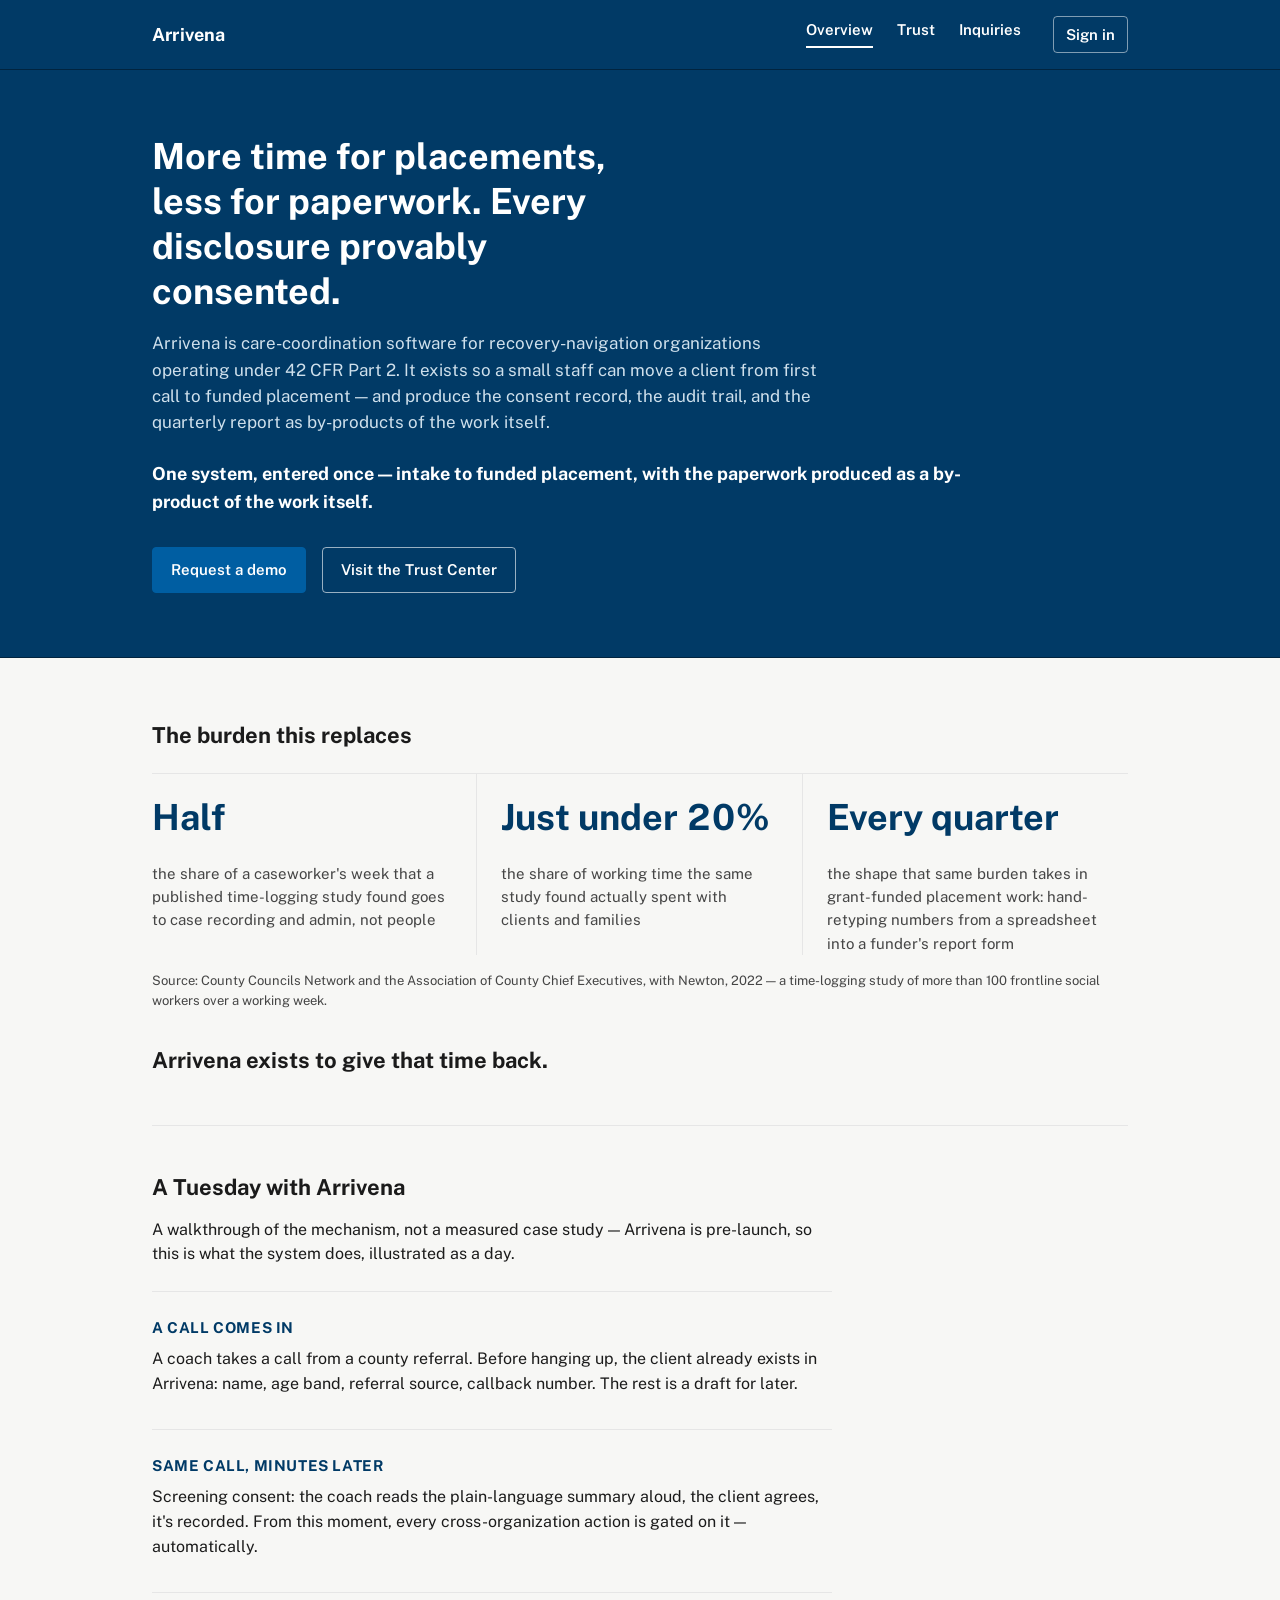
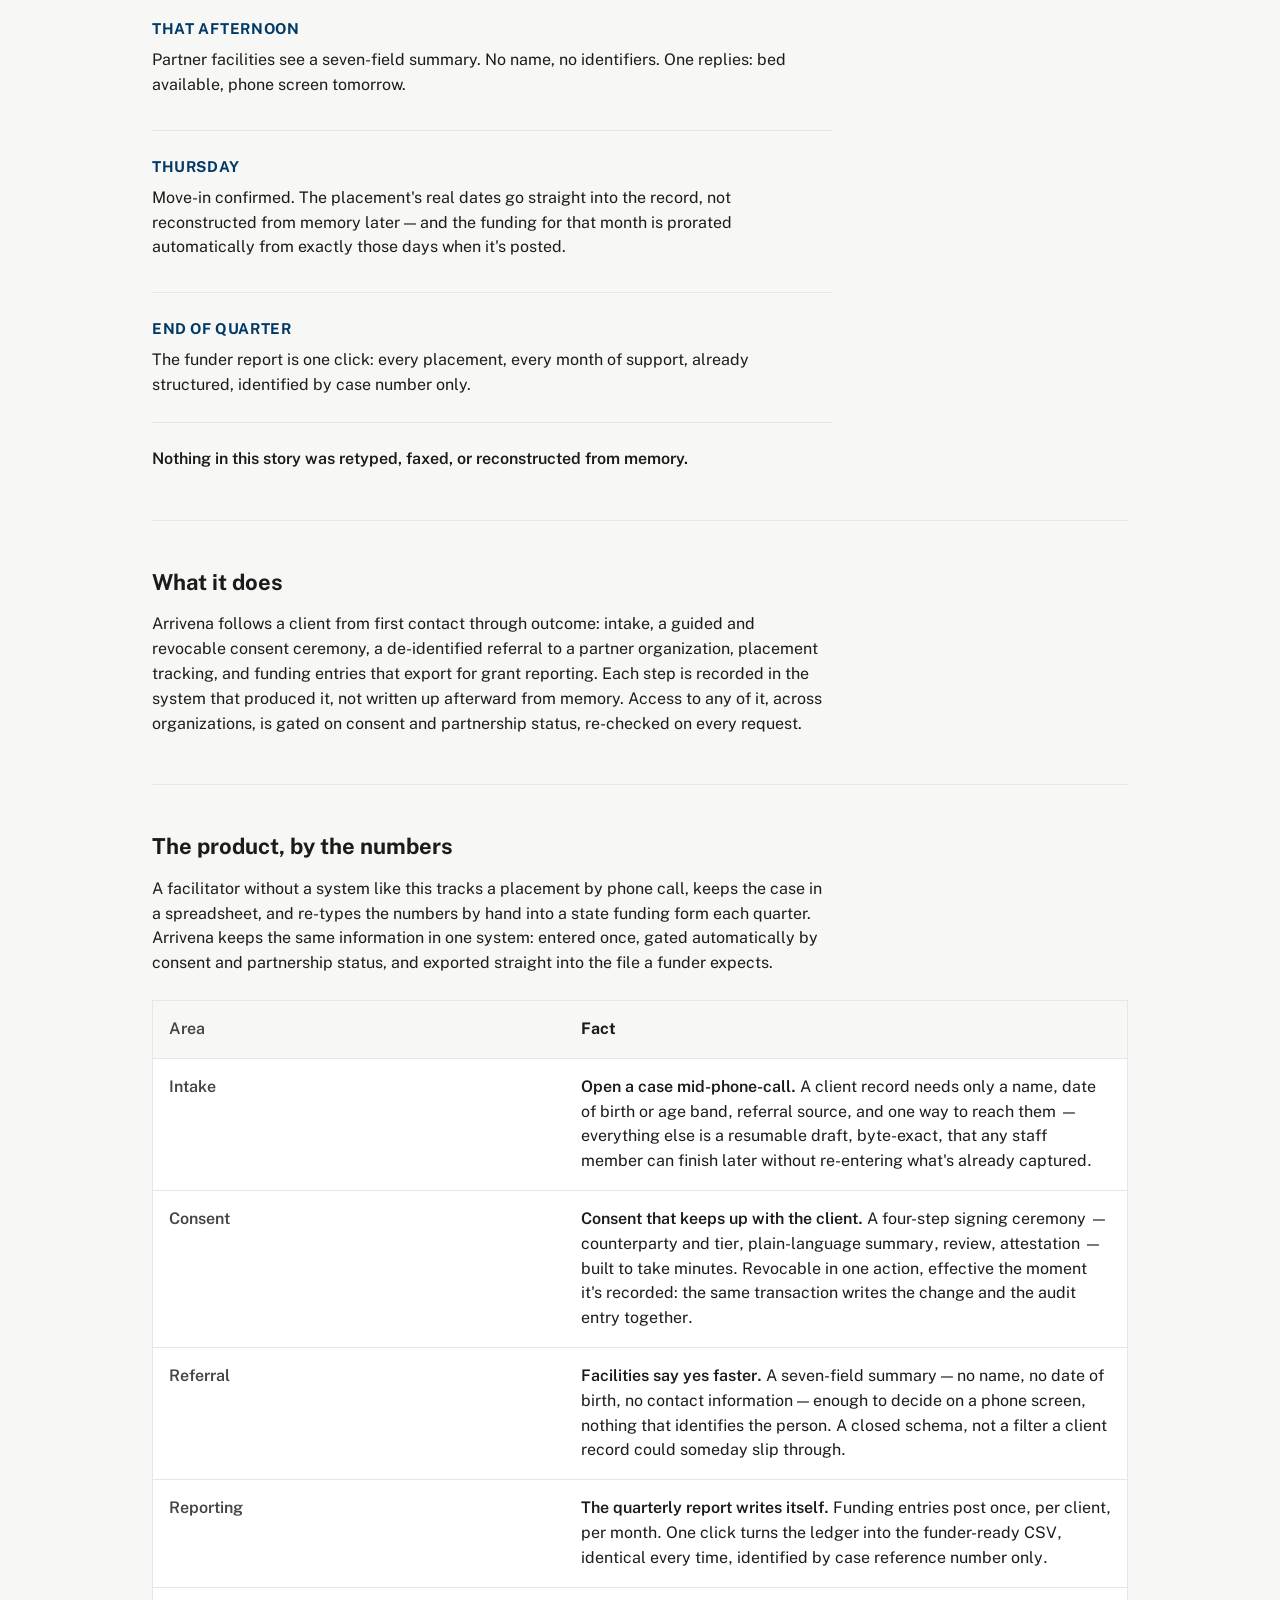
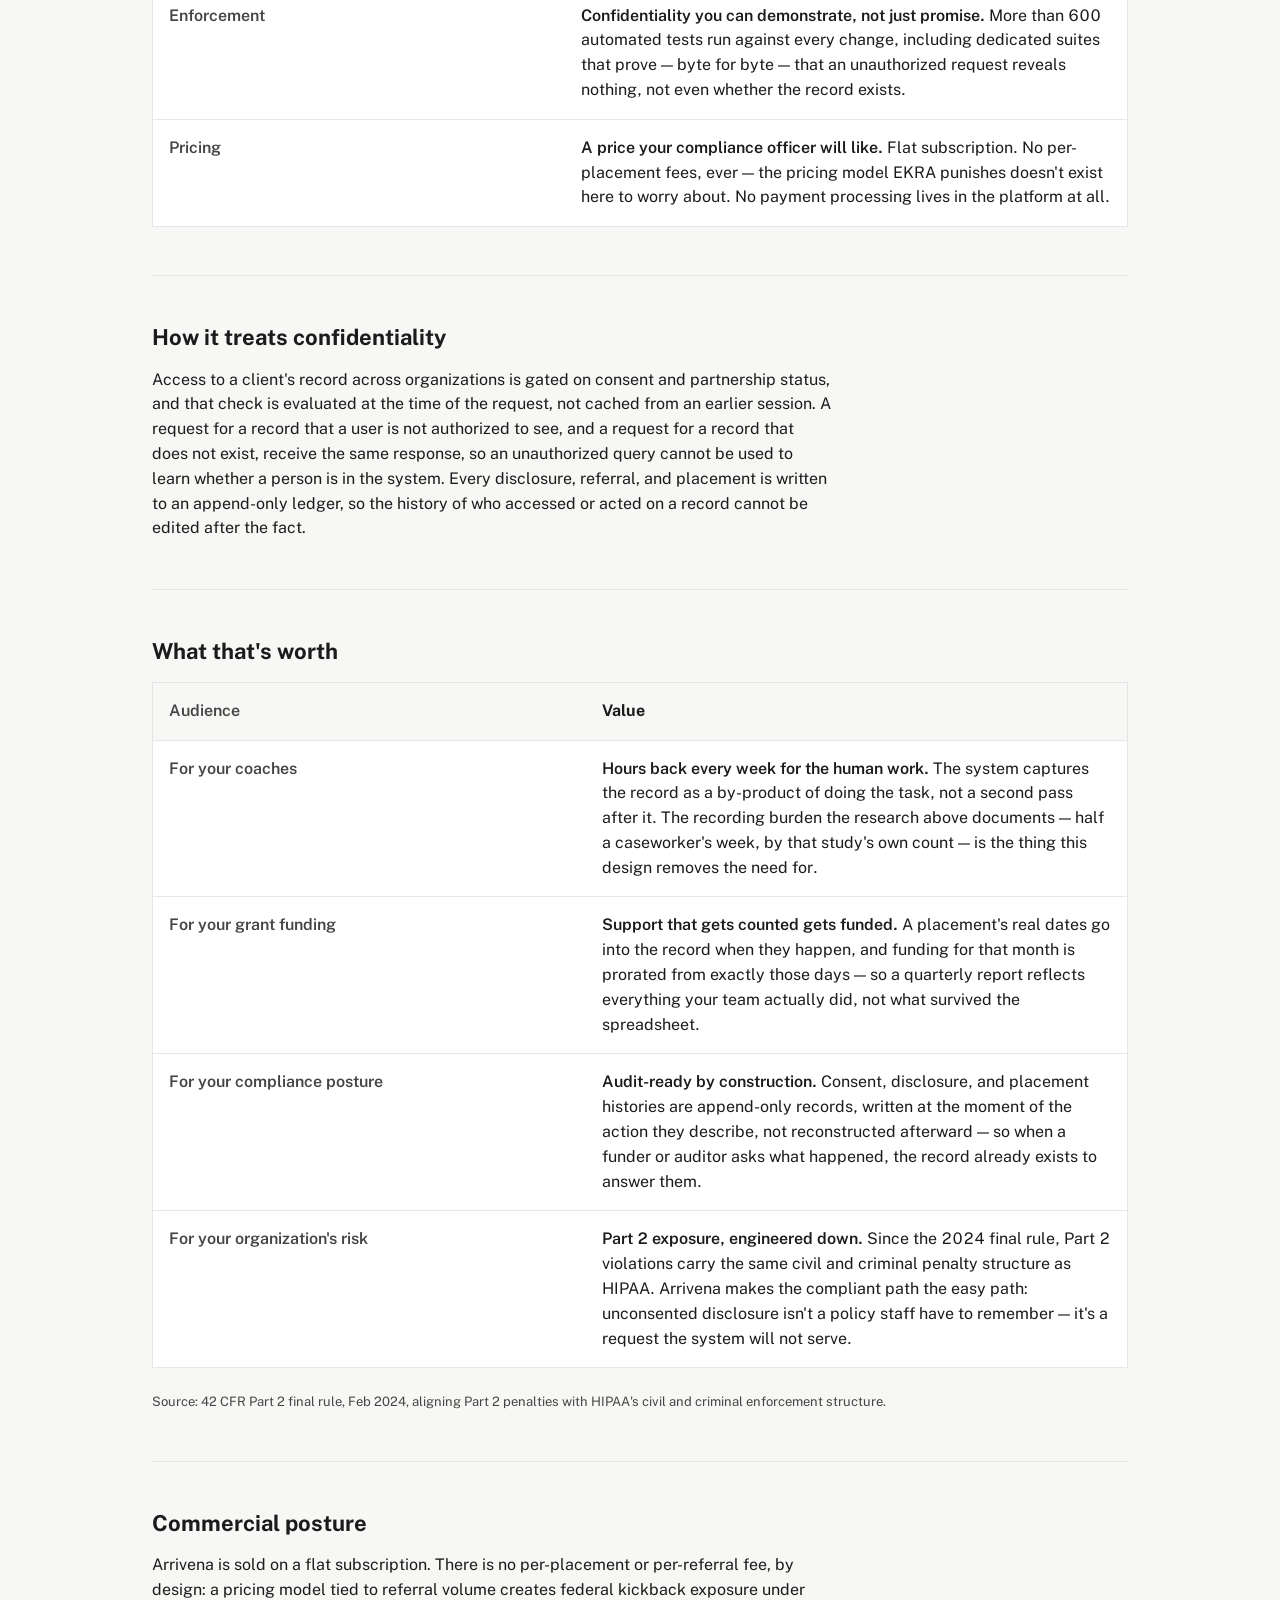
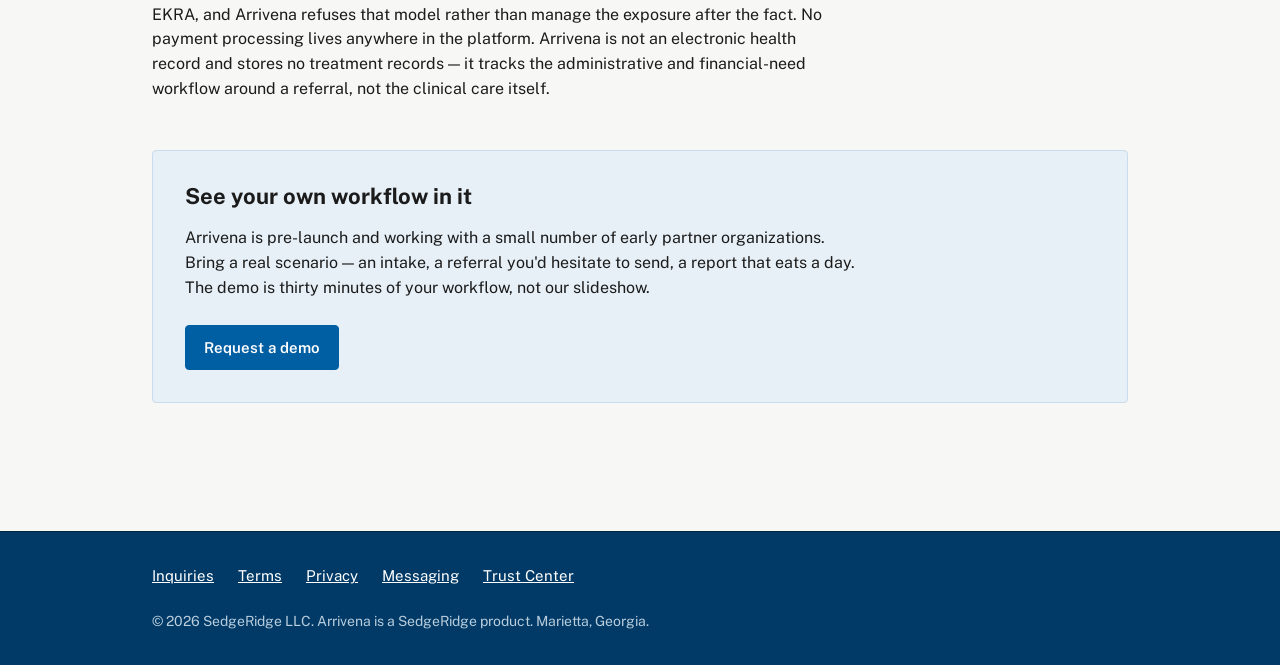
<file: index.html>
<!DOCTYPE html>
<html lang="en">
<head>
  <meta charset="UTF-8">
  <meta name="viewport" content="width=device-width, initial-scale=1">
  <title>Arrivena — Care coordination for recovery-navigation organizations</title>
  <meta name="description" content="Arrivena is care-coordination software for recovery-navigation organizations operating under 42 CFR Part 2: intake, consent, referral, placement, and grant-ledger reporting.">
  <link rel="icon" type="image/svg+xml" href="assets/favicon.svg">
  <link rel="preconnect" href="https://fonts.googleapis.com">
  <link rel="preconnect" href="https://fonts.gstatic.com" crossorigin>
  <link href="https://fonts.googleapis.com/css2?family=Public+Sans:wght@400;600;700&display=swap" rel="stylesheet">
  <link rel="stylesheet" href="assets/site.css">
</head>
<body>
  <a class="skip-link" href="#main">Skip to content</a>

  <header class="site-header">
    <div class="container">
      <a class="wordmark" href="index.html">Arrivena</a>
      <nav class="site-nav" aria-label="Primary">
        <ul class="site-nav__links">
          <li><a href="index.html" aria-current="page">Overview</a></li>
          <li><a href="trust/index.html">Trust</a></li>
          <li><a href="inquiries.html">Inquiries</a></li>
        </ul>
        <a class="sign-in" href="https://arrivena.app">Sign in</a>
      </nav>
    </div>
  </header>

  <div class="hero">
    <div class="container">
      <h1>More time for placements, less for paperwork. Every disclosure provably consented.</h1>
      <p class="hero__sub">Arrivena is care-coordination software for recovery-navigation organizations operating under 42 CFR Part 2. It exists so a small staff can move a client from first call to funded placement — and produce the consent record, the audit trail, and the quarterly report as by-products of the work itself.</p>
      <p class="hero__bridge">One system, entered once — intake to funded placement, with the paperwork produced as a by-product of the work itself.</p>
      <div class="hero__actions">
        <a class="btn btn-primary" href="inquiries.html">Request a demo</a>
        <a class="btn btn-secondary" href="trust/index.html">Visit the Trust Center</a>
      </div>
    </div>
  </div>

  <main id="main">
    <div class="container">

      <section aria-labelledby="the-burden">
        <h2 id="the-burden" class="section-title">The burden this replaces</h2>
        <div class="stat-band">
          <div class="stat-band__item">
            <p class="stat-band__figure">Half</p>
            <p class="stat-band__caption">the share of a caseworker's week that a published time-logging study found goes to case recording and admin, not people</p>
          </div>
          <div class="stat-band__item">
            <p class="stat-band__figure">Just under 20%</p>
            <p class="stat-band__caption">the share of working time the same study found actually spent with clients and families</p>
          </div>
          <div class="stat-band__item">
            <p class="stat-band__figure">Every quarter</p>
            <p class="stat-band__caption">the shape that same burden takes in grant-funded placement work: hand-retyping numbers from a spreadsheet into a funder's report form</p>
          </div>
        </div>
        <p class="stat-source">Source: County Councils Network and the Association of County Chief Executives, with Newton, 2022 — a time-logging study of more than 100 frontline social workers over a working week.</p>
        <p class="bridge-line">Arrivena exists to give that time back.</p>
      </section>

      <section aria-labelledby="a-tuesday">
        <h2 id="a-tuesday" class="section-title">A Tuesday with Arrivena</h2>
        <div class="prose">
          <p>A walkthrough of the mechanism, not a measured case study — Arrivena is pre-launch, so this is what the system does, illustrated as a day.</p>
        </div>
        <ol class="timeline">
          <li class="timeline__beat">
            <span class="timeline__marker">A call comes in</span>
            <p>A coach takes a call from a county referral. Before hanging up, the client already exists in Arrivena: name, age band, referral source, callback number. The rest is a draft for later.</p>
          </li>
          <li class="timeline__beat">
            <span class="timeline__marker">Same call, minutes later</span>
            <p>Screening consent: the coach reads the plain-language summary aloud, the client agrees, it's recorded. From this moment, every cross-organization action is gated on it — automatically.</p>
          </li>
          <li class="timeline__beat">
            <span class="timeline__marker">That afternoon</span>
            <p>Partner facilities see a seven-field summary. No name, no identifiers. One replies: bed available, phone screen tomorrow.</p>
          </li>
          <li class="timeline__beat">
            <span class="timeline__marker">Thursday</span>
            <p>Move-in confirmed. The placement's real dates go straight into the record, not reconstructed from memory later — and the funding for that month is prorated automatically from exactly those days when it's posted.</p>
          </li>
          <li class="timeline__beat">
            <span class="timeline__marker">End of quarter</span>
            <p>The funder report is one click: every placement, every month of support, already structured, identified by case number only.</p>
          </li>
        </ol>
        <p class="timeline-close">Nothing in this story was retyped, faxed, or reconstructed from memory.</p>
      </section>

      <section aria-labelledby="what-it-does">
        <h2 id="what-it-does" class="section-title">What it does</h2>
        <div class="prose">
          <p>Arrivena follows a client from first contact through outcome: intake, a guided and revocable consent ceremony, a de-identified referral to a partner organization, placement tracking, and funding entries that export for grant reporting. Each step is recorded in the system that produced it, not written up afterward from memory. Access to any of it, across organizations, is gated on consent and partnership status, re-checked on every request.</p>
        </div>
      </section>

      <section aria-labelledby="by-the-numbers">
        <h2 id="by-the-numbers" class="section-title">The product, by the numbers</h2>
        <div class="prose">
          <p>A facilitator without a system like this tracks a placement by phone call, keeps the case in a spreadsheet, and re-types the numbers by hand into a state funding form each quarter. Arrivena keeps the same information in one system: entered once, gated automatically by consent and partnership status, and exported straight into the file a funder expects.</p>
        </div>
        <div class="table-wrap facts-band">
        <table>
          <caption class="visually-hidden">The product, by the numbers</caption>
          <thead>
            <tr>
              <th scope="col">Area</th>
              <th scope="col">Fact</th>
            </tr>
          </thead>
          <tbody>
            <tr>
              <td>Intake</td>
              <td><strong>Open a case mid-phone-call.</strong> A client record needs only a name, date of birth or age band, referral source, and one way to reach them — everything else is a resumable draft, byte-exact, that any staff member can finish later without re-entering what's already captured.</td>
            </tr>
            <tr>
              <td>Consent</td>
              <td><strong>Consent that keeps up with the client.</strong> A four-step signing ceremony — counterparty and tier, plain-language summary, review, attestation — built to take minutes. Revocable in one action, effective the moment it's recorded: the same transaction writes the change and the audit entry together.</td>
            </tr>
            <tr>
              <td>Referral</td>
              <td><strong>Facilities say yes faster.</strong> A seven-field summary — no name, no date of birth, no contact information — enough to decide on a phone screen, nothing that identifies the person. A closed schema, not a filter a client record could someday slip through.</td>
            </tr>
            <tr>
              <td>Reporting</td>
              <td><strong>The quarterly report writes itself.</strong> Funding entries post once, per client, per month. One click turns the ledger into the funder-ready CSV, identical every time, identified by case reference number only.</td>
            </tr>
            <tr>
              <td>Enforcement</td>
              <td><strong>Confidentiality you can demonstrate, not just promise.</strong> More than 600 automated tests run against every change, including dedicated suites that prove — byte for byte — that an unauthorized request reveals nothing, not even whether the record exists.</td>
            </tr>
            <tr>
              <td>Pricing</td>
              <td><strong>A price your compliance officer will like.</strong> Flat subscription. No per-placement fees, ever — the pricing model EKRA punishes doesn't exist here to worry about. No payment processing lives in the platform at all.</td>
            </tr>
          </tbody>
        </table>
        </div>
      </section>

      <section aria-labelledby="confidentiality">
        <h2 id="confidentiality" class="section-title">How it treats confidentiality</h2>
        <div class="prose">
          <p>Access to a client's record across organizations is gated on consent and partnership status, and that check is evaluated at the time of the request, not cached from an earlier session. A request for a record that a user is not authorized to see, and a request for a record that does not exist, receive the same response, so an unauthorized query cannot be used to learn whether a person is in the system. Every disclosure, referral, and placement is written to an append-only ledger, so the history of who accessed or acted on a record cannot be edited after the fact.</p>
        </div>
      </section>

      <section aria-labelledby="whats-it-worth">
        <h2 id="whats-it-worth" class="section-title">What that's worth</h2>
        <div class="table-wrap value-band">
        <table>
          <caption class="visually-hidden">What that's worth</caption>
          <thead>
            <tr>
              <th scope="col">Audience</th>
              <th scope="col">Value</th>
            </tr>
          </thead>
          <tbody>
            <tr>
              <td>For your coaches</td>
              <td><strong>Hours back every week for the human work.</strong> The system captures the record as a by-product of doing the task, not a second pass after it. The recording burden the research above documents — half a caseworker's week, by that study's own count — is the thing this design removes the need for.</td>
            </tr>
            <tr>
              <td>For your grant funding</td>
              <td><strong>Support that gets counted gets funded.</strong> A placement's real dates go into the record when they happen, and funding for that month is prorated from exactly those days — so a quarterly report reflects everything your team actually did, not what survived the spreadsheet.</td>
            </tr>
            <tr>
              <td>For your compliance posture</td>
              <td><strong>Audit-ready by construction.</strong> Consent, disclosure, and placement histories are append-only records, written at the moment of the action they describe, not reconstructed afterward — so when a funder or auditor asks what happened, the record already exists to answer them.</td>
            </tr>
            <tr>
              <td>For your organization's risk</td>
              <td><strong>Part 2 exposure, engineered down.</strong> Since the 2024 final rule, Part 2 violations carry the same civil and criminal penalty structure as HIPAA. Arrivena makes the compliant path the easy path: unconsented disclosure isn't a policy staff have to remember — it's a request the system will not serve.</td>
            </tr>
          </tbody>
        </table>
        </div>
        <p class="stat-source">Source: 42 CFR Part 2 final rule, Feb 2024, aligning Part 2 penalties with HIPAA's civil and criminal enforcement structure.</p>
      </section>

      <section aria-labelledby="commercial-posture">
        <h2 id="commercial-posture" class="section-title">Commercial posture</h2>
        <div class="prose">
          <p>Arrivena is sold on a flat subscription. There is no per-placement or per-referral fee, by design: a pricing model tied to referral volume creates federal kickback exposure under EKRA, and Arrivena refuses that model rather than manage the exposure after the fact. No payment processing lives anywhere in the platform. Arrivena is not an electronic health record and stores no treatment records — it tracks the administrative and financial-need workflow around a referral, not the clinical care itself.</p>
        </div>
      </section>

      <div class="callout">
        <h2>See your own workflow in it</h2>
        <p>Arrivena is pre-launch and working with a small number of early partner organizations. Bring a real scenario — an intake, a referral you'd hesitate to send, a report that eats a day. The demo is thirty minutes of your workflow, not our slideshow.</p>
        <p style="margin-bottom:0;"><a class="btn btn-primary" href="inquiries.html">Request a demo</a></p>
      </div>

    </div>
  </main>

  <footer class="site-footer">
    <div class="container">
      <ul class="footer-links">
        <li><a href="inquiries.html">Inquiries</a></li>
        <li><a href="legal/terms.html">Terms</a></li>
        <li><a href="legal/privacy.html">Privacy</a></li>
        <li><a href="legal/messaging.html">Messaging</a></li>
        <li><a href="trust/index.html">Trust Center</a></li>
      </ul>
      <p class="footer-meta">© 2026 SedgeRidge LLC. Arrivena is a SedgeRidge product. Marietta, Georgia.</p>
    </div>
  </footer>
</body>
</html>
</file>
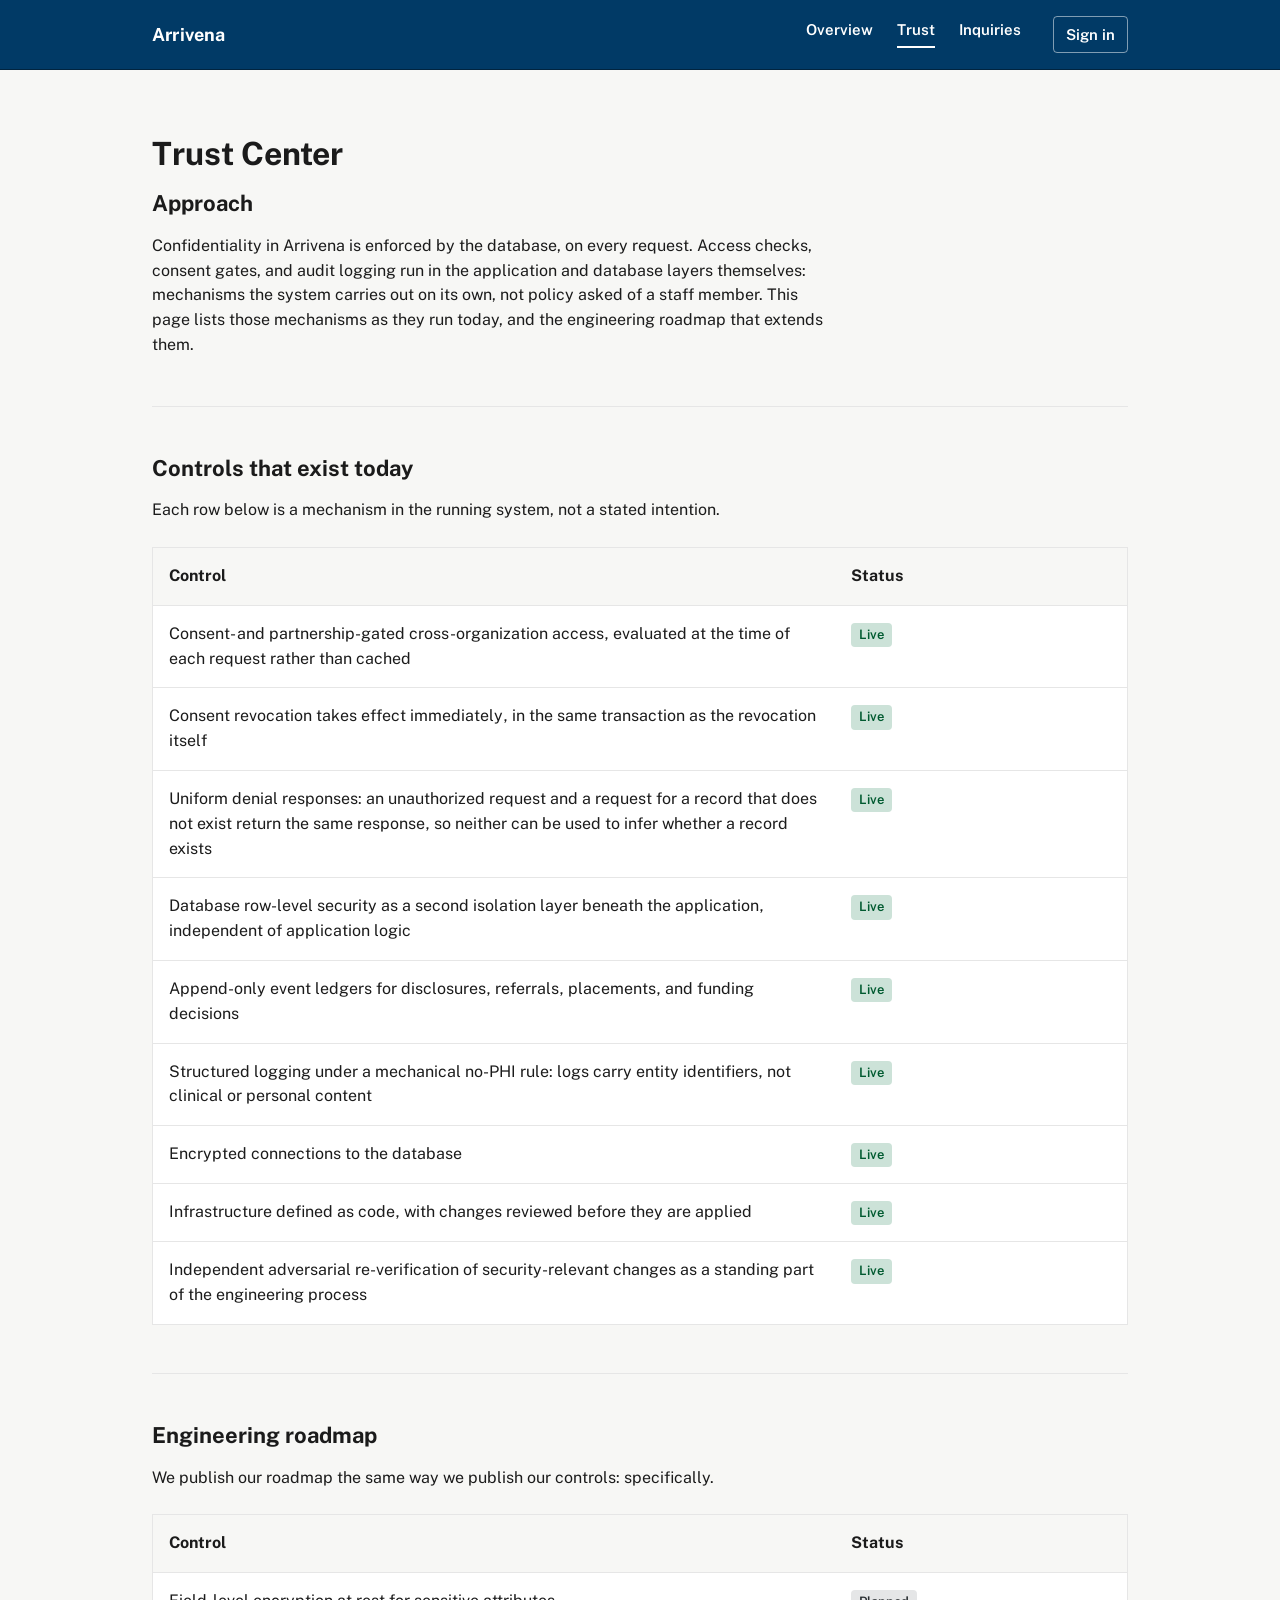
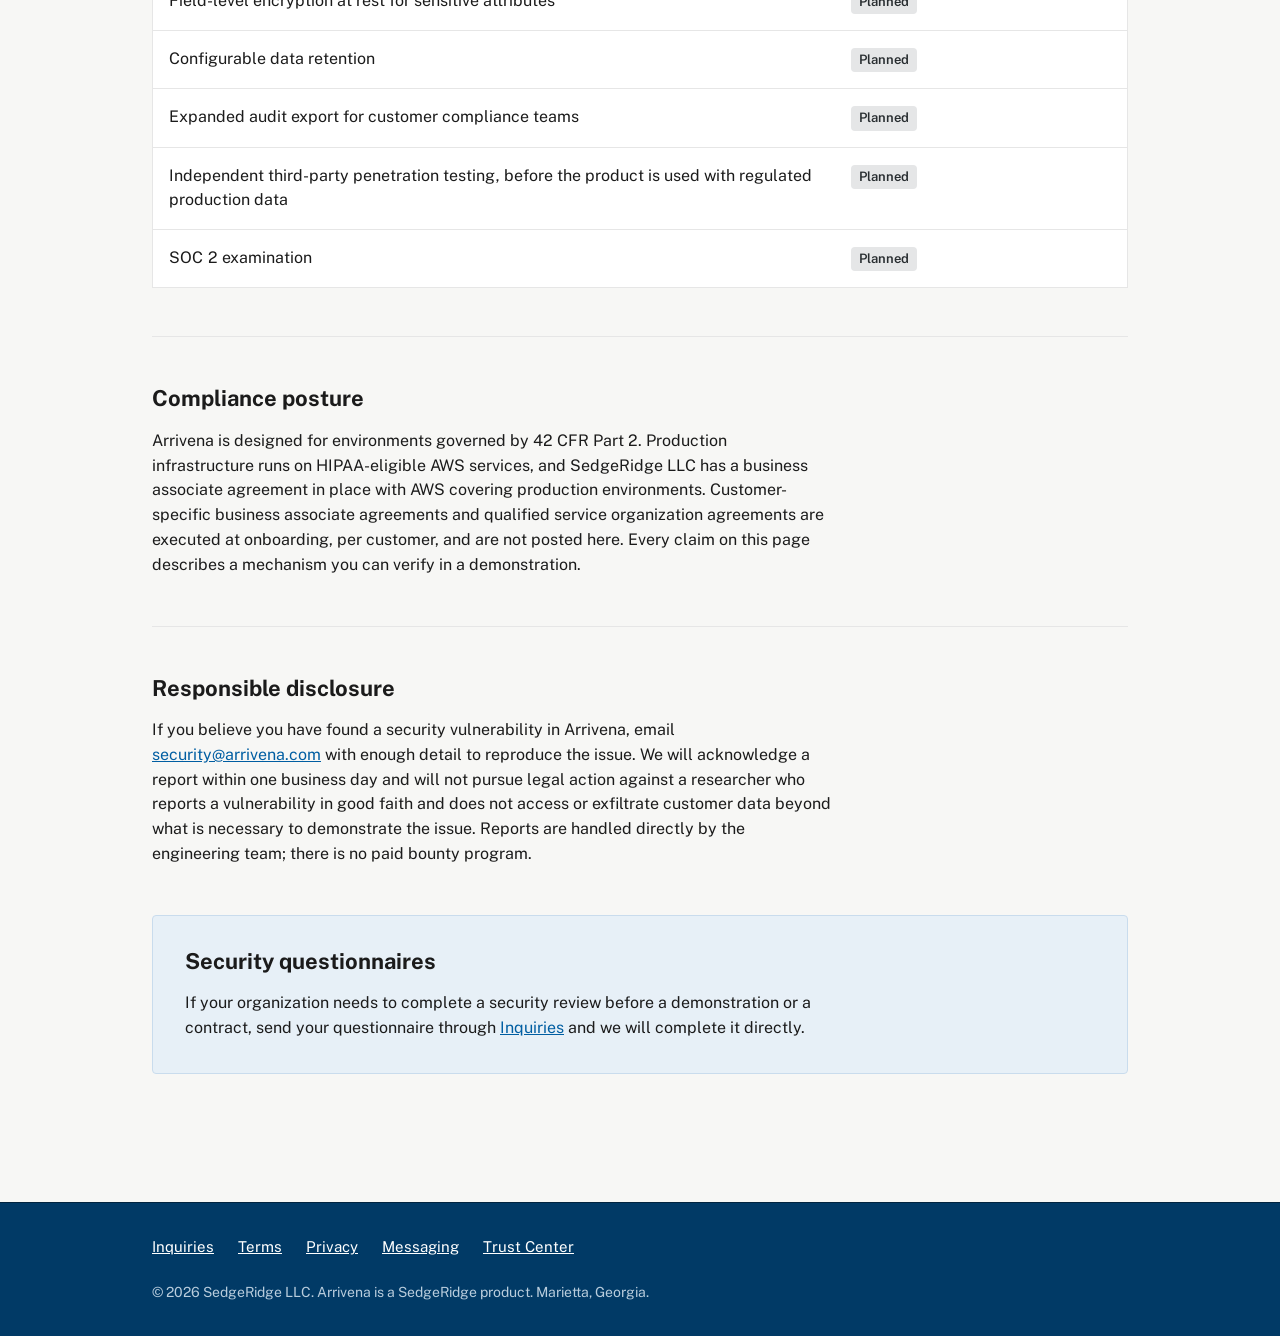
<file: trust/index.html>
<!DOCTYPE html>
<html lang="en">
<head>
  <meta charset="UTF-8">
  <meta name="viewport" content="width=device-width, initial-scale=1">
  <title>Arrivena — Trust Center</title>
  <meta name="description" content="How Arrivena enforces confidentiality and security in the system's architecture: current controls, engineering roadmap, and compliance posture.">
  <link rel="icon" type="image/svg+xml" href="../assets/favicon.svg">
  <link rel="preconnect" href="https://fonts.googleapis.com">
  <link rel="preconnect" href="https://fonts.gstatic.com" crossorigin>
  <link href="https://fonts.googleapis.com/css2?family=Public+Sans:wght@400;600;700&display=swap" rel="stylesheet">
  <link rel="stylesheet" href="../assets/site.css">
</head>
<body>
  <a class="skip-link" href="#main">Skip to content</a>

  <header class="site-header">
    <div class="container">
      <a class="wordmark" href="../index.html">Arrivena</a>
      <nav class="site-nav" aria-label="Primary">
        <ul class="site-nav__links">
          <li><a href="../index.html">Overview</a></li>
          <li><a href="index.html" aria-current="page">Trust</a></li>
          <li><a href="../inquiries.html">Inquiries</a></li>
        </ul>
        <a class="sign-in" href="https://arrivena.app">Sign in</a>
      </nav>
    </div>
  </header>

  <main id="main">
    <div class="container">
      <h1>Trust Center</h1>

      <section aria-labelledby="approach">
        <h2 id="approach" class="section-title">Approach</h2>
        <div class="prose">
          <p>Confidentiality in Arrivena is enforced by the database, on every request. Access checks, consent gates, and audit logging run in the application and database layers themselves: mechanisms the system carries out on its own, not policy asked of a staff member. This page lists those mechanisms as they run today, and the engineering roadmap that extends them.</p>
        </div>
      </section>

      <section aria-labelledby="controls-today">
        <h2 id="controls-today" class="section-title">Controls that exist today</h2>
        <div class="prose">
          <p>Each row below is a mechanism in the running system, not a stated intention.</p>
        </div>
        <div class="table-wrap">
        <table>
          <caption class="visually-hidden">Controls that exist today</caption>
          <thead>
            <tr>
              <th scope="col">Control</th>
              <th scope="col">Status</th>
            </tr>
          </thead>
          <tbody>
            <tr>
              <td>Consent- and partnership-gated cross-organization access, evaluated at the time of each request rather than cached</td>
              <td><span class="tag tag-live">Live</span></td>
            </tr>
            <tr>
              <td>Consent revocation takes effect immediately, in the same transaction as the revocation itself</td>
              <td><span class="tag tag-live">Live</span></td>
            </tr>
            <tr>
              <td>Uniform denial responses: an unauthorized request and a request for a record that does not exist return the same response, so neither can be used to infer whether a record exists</td>
              <td><span class="tag tag-live">Live</span></td>
            </tr>
            <tr>
              <td>Database row-level security as a second isolation layer beneath the application, independent of application logic</td>
              <td><span class="tag tag-live">Live</span></td>
            </tr>
            <tr>
              <td>Append-only event ledgers for disclosures, referrals, placements, and funding decisions</td>
              <td><span class="tag tag-live">Live</span></td>
            </tr>
            <tr>
              <td>Structured logging under a mechanical no-PHI rule: logs carry entity identifiers, not clinical or personal content</td>
              <td><span class="tag tag-live">Live</span></td>
            </tr>
            <tr>
              <td>Encrypted connections to the database</td>
              <td><span class="tag tag-live">Live</span></td>
            </tr>
            <tr>
              <td>Infrastructure defined as code, with changes reviewed before they are applied</td>
              <td><span class="tag tag-live">Live</span></td>
            </tr>
            <tr>
              <td>Independent adversarial re-verification of security-relevant changes as a standing part of the engineering process</td>
              <td><span class="tag tag-live">Live</span></td>
            </tr>
          </tbody>
        </table>
        </div>
      </section>

      <section aria-labelledby="controls-planned">
        <h2 id="controls-planned" class="section-title">Engineering roadmap</h2>
        <div class="prose">
          <p>We publish our roadmap the same way we publish our controls: specifically.</p>
        </div>
        <div class="table-wrap">
        <table>
          <caption class="visually-hidden">Engineering roadmap</caption>
          <thead>
            <tr>
              <th scope="col">Control</th>
              <th scope="col">Status</th>
            </tr>
          </thead>
          <tbody>
            <tr>
              <td>Field-level encryption at rest for sensitive attributes</td>
              <td><span class="tag tag-planned">Planned</span></td>
            </tr>
            <tr>
              <td>Configurable data retention</td>
              <td><span class="tag tag-planned">Planned</span></td>
            </tr>
            <tr>
              <td>Expanded audit export for customer compliance teams</td>
              <td><span class="tag tag-planned">Planned</span></td>
            </tr>
            <tr>
              <td>Independent third-party penetration testing, before the product is used with regulated production data</td>
              <td><span class="tag tag-planned">Planned</span></td>
            </tr>
            <tr>
              <td>SOC 2 examination</td>
              <td><span class="tag tag-planned">Planned</span></td>
            </tr>
          </tbody>
        </table>
        </div>
      </section>

      <section aria-labelledby="compliance-posture">
        <h2 id="compliance-posture" class="section-title">Compliance posture</h2>
        <div class="prose">
          <p>Arrivena is designed for environments governed by 42 CFR Part 2. Production infrastructure runs on HIPAA-eligible AWS services, and SedgeRidge LLC has a business associate agreement in place with AWS covering production environments. Customer-specific business associate agreements and qualified service organization agreements are executed at onboarding, per customer, and are not posted here. Every claim on this page describes a mechanism you can verify in a demonstration.</p>
        </div>
      </section>

      <section aria-labelledby="disclosure">
        <h2 id="disclosure" class="section-title">Responsible disclosure</h2>
        <div class="prose">
          <p>If you believe you have found a security vulnerability in Arrivena, email <a href="mailto:security@arrivena.com">security@arrivena.com</a> with enough detail to reproduce the issue. We will acknowledge a report within one business day and will not pursue legal action against a researcher who reports a vulnerability in good faith and does not access or exfiltrate customer data beyond what is necessary to demonstrate the issue. Reports are handled directly by the engineering team; there is no paid bounty program.</p>
        </div>
      </section>

      <div class="callout">
        <h2>Security questionnaires</h2>
        <p style="margin-bottom:0;">If your organization needs to complete a security review before a demonstration or a contract, send your questionnaire through <a href="../inquiries.html">Inquiries</a> and we will complete it directly.</p>
      </div>

    </div>
  </main>

  <footer class="site-footer">
    <div class="container">
      <ul class="footer-links">
        <li><a href="../inquiries.html">Inquiries</a></li>
        <li><a href="../legal/terms.html">Terms</a></li>
        <li><a href="../legal/privacy.html">Privacy</a></li>
        <li><a href="../legal/messaging.html">Messaging</a></li>
        <li><a href="index.html">Trust Center</a></li>
      </ul>
      <p class="footer-meta">© 2026 SedgeRidge LLC. Arrivena is a SedgeRidge product. Marietta, Georgia.</p>
    </div>
  </footer>
</body>
</html>
</file>
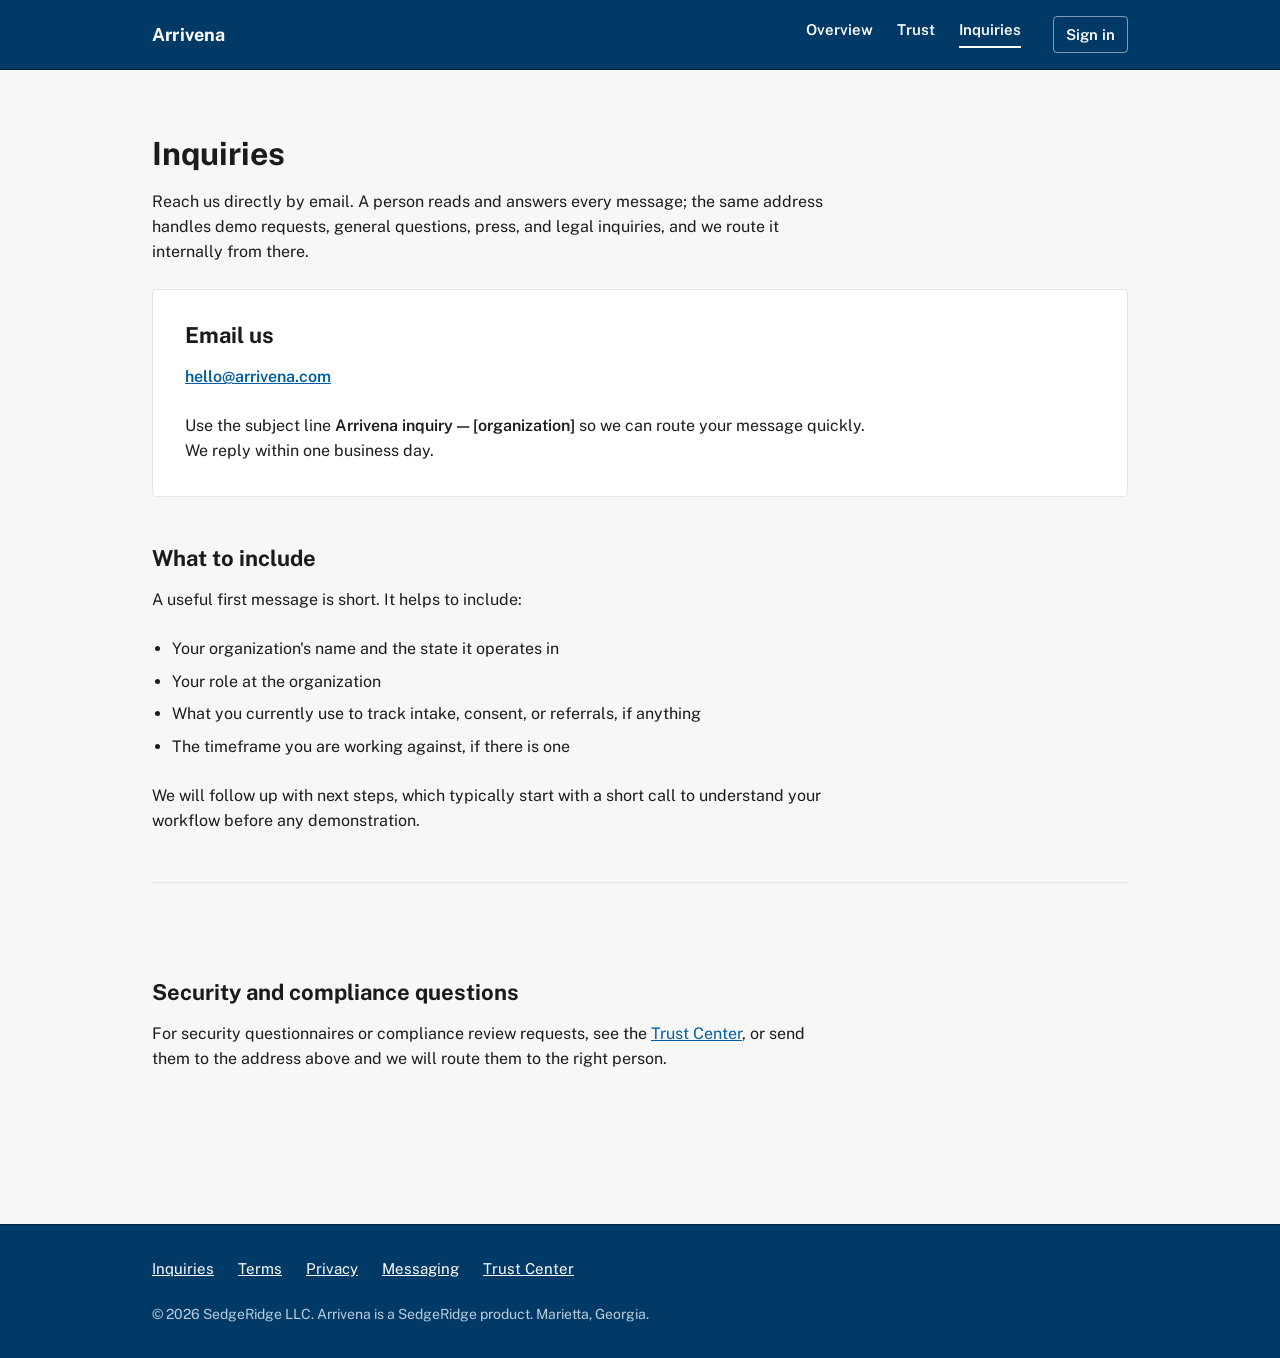
<file: inquiries.html>
<!DOCTYPE html>
<html lang="en">
<head>
  <meta charset="UTF-8">
  <meta name="viewport" content="width=device-width, initial-scale=1">
  <title>Arrivena — Inquiries</title>
  <meta name="description" content="How to reach Arrivena for a demo, general questions, press, or legal matters.">
  <link rel="icon" type="image/svg+xml" href="assets/favicon.svg">
  <link rel="preconnect" href="https://fonts.googleapis.com">
  <link rel="preconnect" href="https://fonts.gstatic.com" crossorigin>
  <link href="https://fonts.googleapis.com/css2?family=Public+Sans:wght@400;600;700&display=swap" rel="stylesheet">
  <link rel="stylesheet" href="assets/site.css">
</head>
<body>
  <a class="skip-link" href="#main">Skip to content</a>

  <header class="site-header">
    <div class="container">
      <a class="wordmark" href="index.html">Arrivena</a>
      <nav class="site-nav" aria-label="Primary">
        <ul class="site-nav__links">
          <li><a href="index.html">Overview</a></li>
          <li><a href="trust/index.html">Trust</a></li>
          <li><a href="inquiries.html" aria-current="page">Inquiries</a></li>
        </ul>
        <a class="sign-in" href="https://arrivena.app">Sign in</a>
      </nav>
    </div>
  </header>

  <main id="main">
    <div class="container">
      <h1>Inquiries</h1>
      <div class="prose">
        <p>Reach us directly by email. A person reads and answers every message; the same address handles demo requests, general questions, press, and legal inquiries, and we route it internally from there.</p>
      </div>

      <div class="contact-block">
        <h2 style="margin-top:0;">Email us</h2>
        <p><a href="mailto:hello@arrivena.com?subject=Arrivena%20inquiry%20%E2%80%94%20%5Byour%20organization%5D">hello@arrivena.com</a></p>
        <p style="margin-bottom:0;">Use the subject line <strong>Arrivena inquiry — [organization]</strong> so we can route your message quickly. We reply within one business day.</p>
      </div>

      <section aria-labelledby="what-to-include">
        <h2 id="what-to-include">What to include</h2>
        <div class="prose">
          <p>A useful first message is short. It helps to include:</p>
          <ul>
            <li>Your organization's name and the state it operates in</li>
            <li>Your role at the organization</li>
            <li>What you currently use to track intake, consent, or referrals, if anything</li>
            <li>The timeframe you are working against, if there is one</li>
          </ul>
          <p>We will follow up with next steps, which typically start with a short call to understand your workflow before any demonstration.</p>
        </div>
      </section>

      <section aria-labelledby="security-questions">
        <h2 id="security-questions">Security and compliance questions</h2>
        <div class="prose">
          <p>For security questionnaires or compliance review requests, see the <a href="trust/index.html">Trust Center</a>, or send them to the address above and we will route them to the right person.</p>
        </div>
      </section>
    </div>
  </main>

  <footer class="site-footer">
    <div class="container">
      <ul class="footer-links">
        <li><a href="inquiries.html">Inquiries</a></li>
        <li><a href="legal/terms.html">Terms</a></li>
        <li><a href="legal/privacy.html">Privacy</a></li>
        <li><a href="legal/messaging.html">Messaging</a></li>
        <li><a href="trust/index.html">Trust Center</a></li>
      </ul>
      <p class="footer-meta">© 2026 SedgeRidge LLC. Arrivena is a SedgeRidge product. Marietta, Georgia.</p>
    </div>
  </footer>
</body>
</html>
</file>
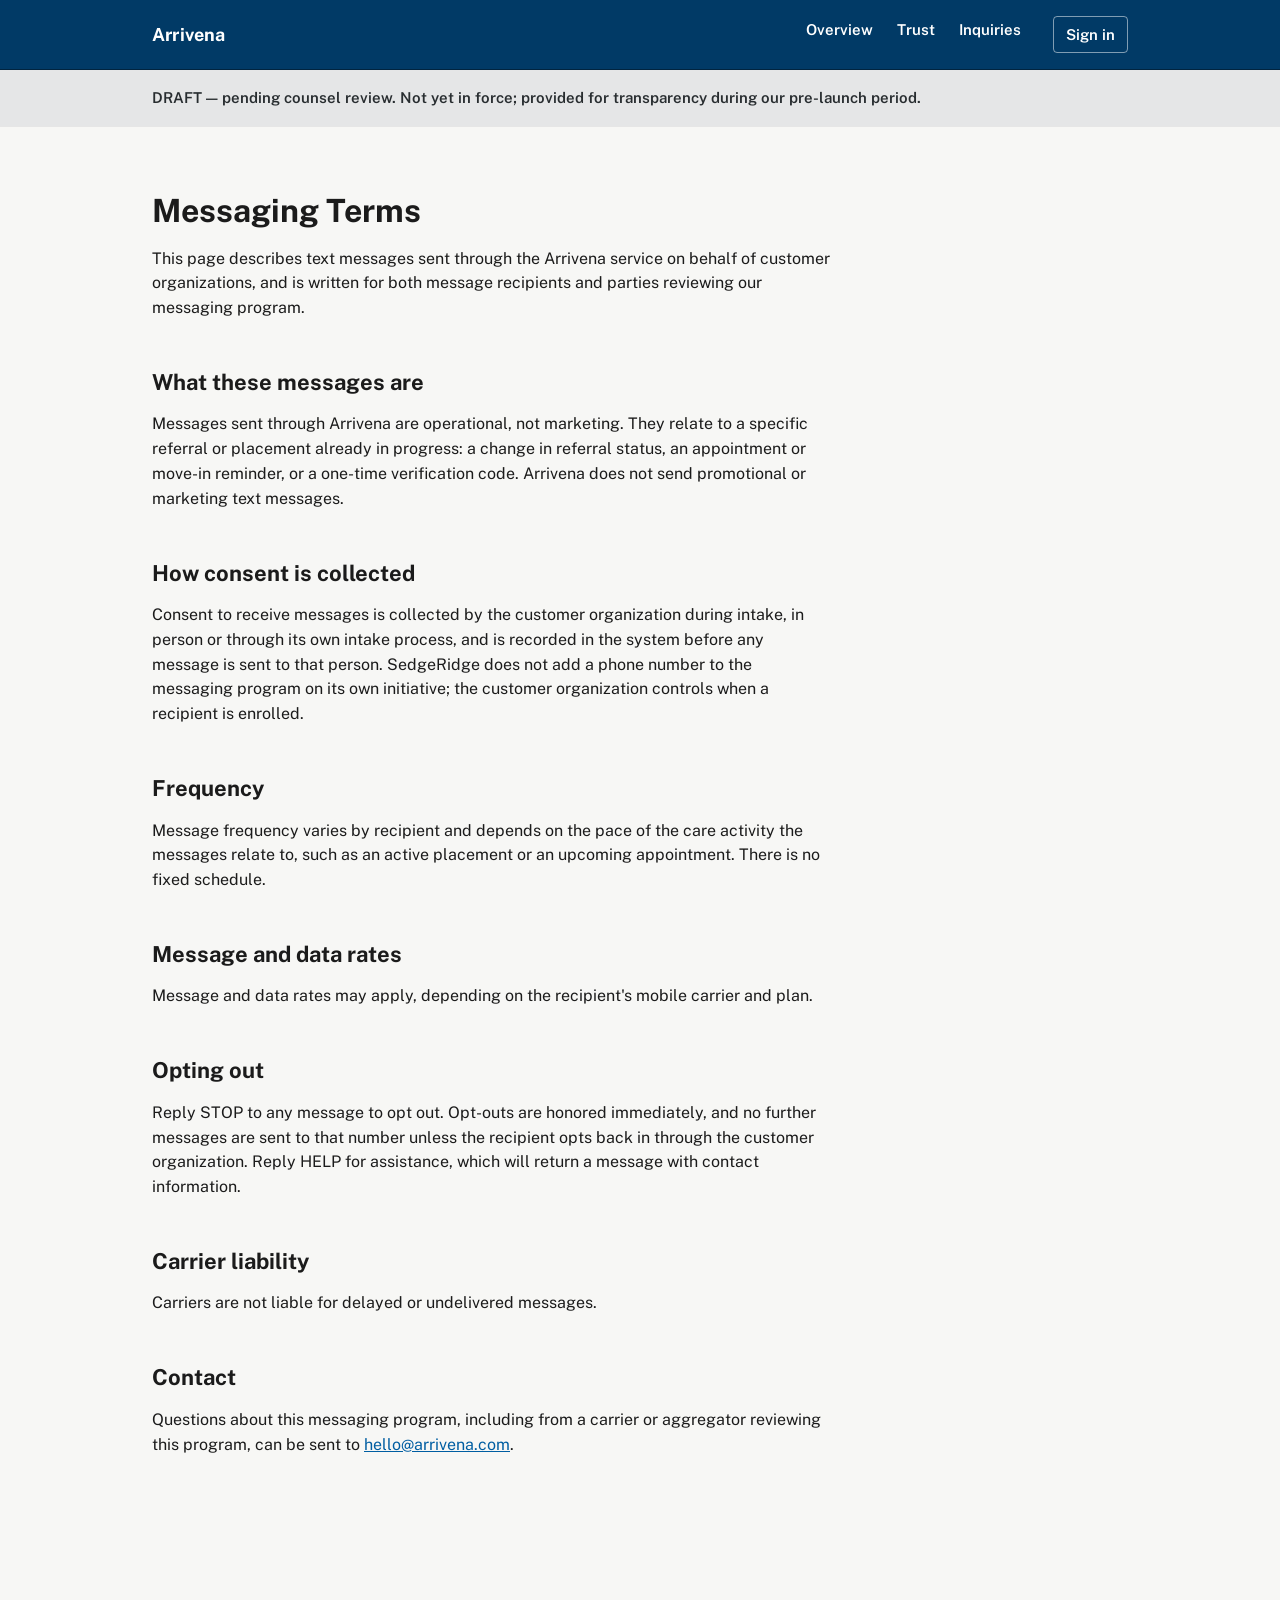
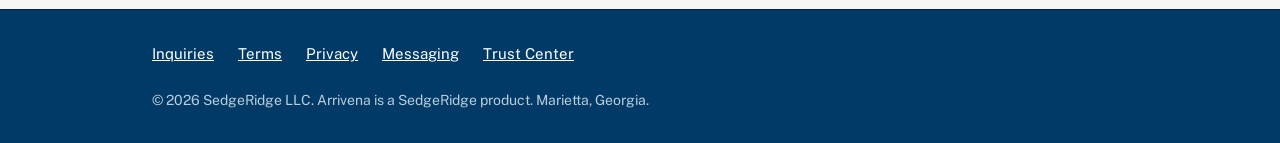
<file: legal/messaging.html>
<!DOCTYPE html>
<html lang="en">
<head>
  <meta charset="UTF-8">
  <meta name="viewport" content="width=device-width, initial-scale=1">
  <title>Arrivena — Messaging Terms (Draft)</title>
  <meta name="description" content="Terms governing SMS and other messaging sent through the Arrivena service on behalf of customer organizations.">
  <link rel="icon" type="image/svg+xml" href="../assets/favicon.svg">
  <link rel="preconnect" href="https://fonts.googleapis.com">
  <link rel="preconnect" href="https://fonts.gstatic.com" crossorigin>
  <link href="https://fonts.googleapis.com/css2?family=Public+Sans:wght@400;600;700&display=swap" rel="stylesheet">
  <link rel="stylesheet" href="../assets/site.css">
</head>
<body>
  <a class="skip-link" href="#main">Skip to content</a>

  <header class="site-header">
    <div class="container">
      <a class="wordmark" href="../index.html">Arrivena</a>
      <nav class="site-nav" aria-label="Primary">
        <ul class="site-nav__links">
          <li><a href="../index.html">Overview</a></li>
          <li><a href="../trust/index.html">Trust</a></li>
          <li><a href="../inquiries.html">Inquiries</a></li>
        </ul>
        <a class="sign-in" href="https://arrivena.app">Sign in</a>
      </nav>
    </div>
  </header>

  <div class="banner-draft">
    <div class="container">
      <p>DRAFT — pending counsel review. Not yet in force; provided for transparency during our pre-launch period.</p>
    </div>
  </div>

  <main id="main">
    <div class="container">
      <h1>Messaging Terms</h1>
      <div class="prose">
        <p>This page describes text messages sent through the Arrivena service on behalf of customer organizations, and is written for both message recipients and parties reviewing our messaging program.</p>

        <h2>What these messages are</h2>
        <p>Messages sent through Arrivena are operational, not marketing. They relate to a specific referral or placement already in progress: a change in referral status, an appointment or move-in reminder, or a one-time verification code. Arrivena does not send promotional or marketing text messages.</p>

        <h2>How consent is collected</h2>
        <p>Consent to receive messages is collected by the customer organization during intake, in person or through its own intake process, and is recorded in the system before any message is sent to that person. SedgeRidge does not add a phone number to the messaging program on its own initiative; the customer organization controls when a recipient is enrolled.</p>

        <h2>Frequency</h2>
        <p>Message frequency varies by recipient and depends on the pace of the care activity the messages relate to, such as an active placement or an upcoming appointment. There is no fixed schedule.</p>

        <h2>Message and data rates</h2>
        <p>Message and data rates may apply, depending on the recipient's mobile carrier and plan.</p>

        <h2>Opting out</h2>
        <p>Reply STOP to any message to opt out. Opt-outs are honored immediately, and no further messages are sent to that number unless the recipient opts back in through the customer organization. Reply HELP for assistance, which will return a message with contact information.</p>

        <h2>Carrier liability</h2>
        <p>Carriers are not liable for delayed or undelivered messages.</p>

        <h2>Contact</h2>
        <p>Questions about this messaging program, including from a carrier or aggregator reviewing this program, can be sent to <a href="mailto:hello@arrivena.com">hello@arrivena.com</a>.</p>
      </div>
    </div>
  </main>

  <footer class="site-footer">
    <div class="container">
      <ul class="footer-links">
        <li><a href="../inquiries.html">Inquiries</a></li>
        <li><a href="terms.html">Terms</a></li>
        <li><a href="privacy.html">Privacy</a></li>
        <li><a href="messaging.html">Messaging</a></li>
        <li><a href="../trust/index.html">Trust Center</a></li>
      </ul>
      <p class="footer-meta">© 2026 SedgeRidge LLC. Arrivena is a SedgeRidge product. Marietta, Georgia.</p>
    </div>
  </footer>
</body>
</html>
</file>
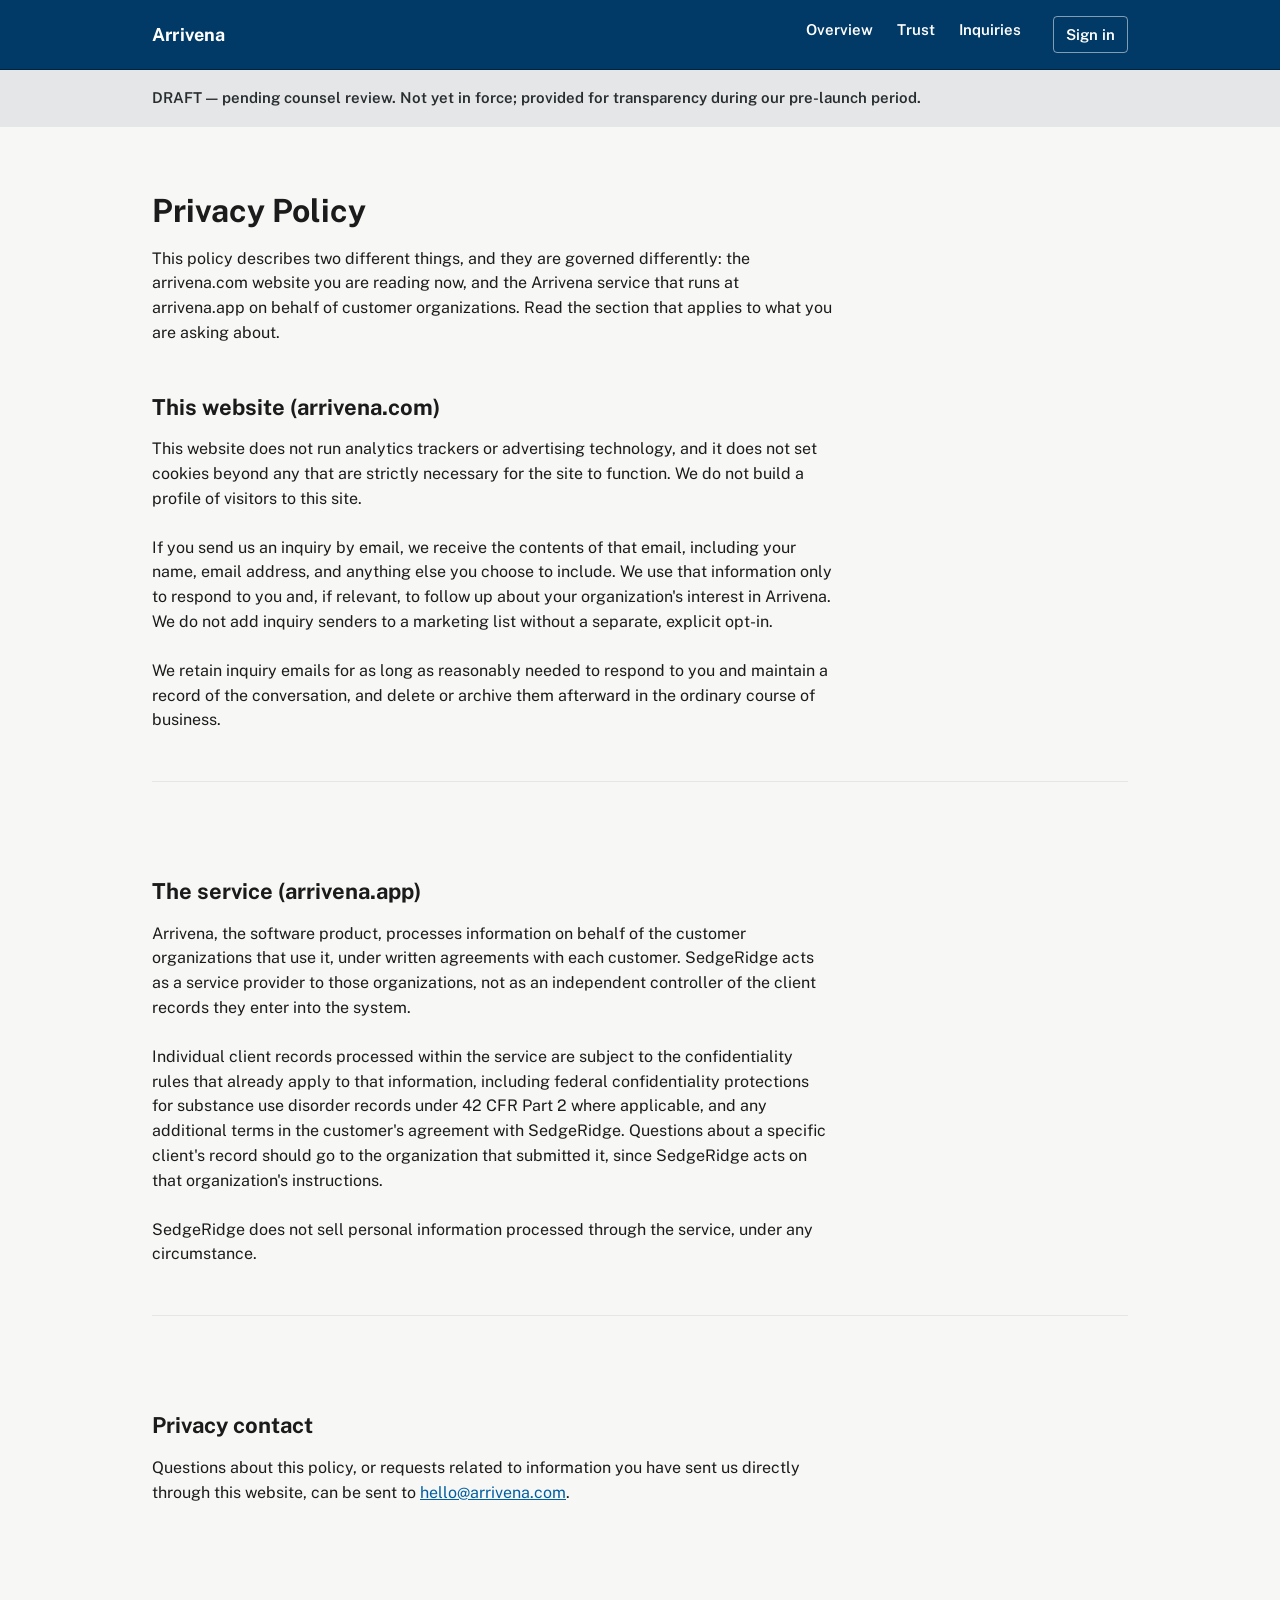
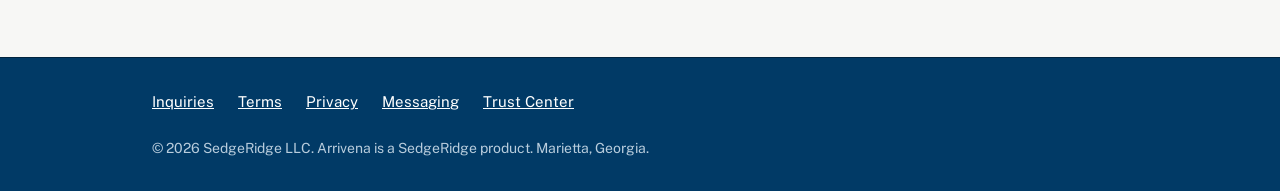
<file: legal/privacy.html>
<!DOCTYPE html>
<html lang="en">
<head>
  <meta charset="UTF-8">
  <meta name="viewport" content="width=device-width, initial-scale=1">
  <title>Arrivena — Privacy Policy (Draft)</title>
  <meta name="description" content="Draft Privacy Policy for Arrivena covering both this website and the Arrivena service.">
  <link rel="icon" type="image/svg+xml" href="../assets/favicon.svg">
  <link rel="preconnect" href="https://fonts.googleapis.com">
  <link rel="preconnect" href="https://fonts.gstatic.com" crossorigin>
  <link href="https://fonts.googleapis.com/css2?family=Public+Sans:wght@400;600;700&display=swap" rel="stylesheet">
  <link rel="stylesheet" href="../assets/site.css">
</head>
<body>
  <a class="skip-link" href="#main">Skip to content</a>

  <header class="site-header">
    <div class="container">
      <a class="wordmark" href="../index.html">Arrivena</a>
      <nav class="site-nav" aria-label="Primary">
        <ul class="site-nav__links">
          <li><a href="../index.html">Overview</a></li>
          <li><a href="../trust/index.html">Trust</a></li>
          <li><a href="../inquiries.html">Inquiries</a></li>
        </ul>
        <a class="sign-in" href="https://arrivena.app">Sign in</a>
      </nav>
    </div>
  </header>

  <div class="banner-draft">
    <div class="container">
      <p>DRAFT — pending counsel review. Not yet in force; provided for transparency during our pre-launch period.</p>
    </div>
  </div>

  <main id="main">
    <div class="container">
      <h1>Privacy Policy</h1>
      <div class="prose">
        <p>This policy describes two different things, and they are governed differently: the arrivena.com website you are reading now, and the Arrivena service that runs at arrivena.app on behalf of customer organizations. Read the section that applies to what you are asking about.</p>
      </div>

      <section aria-labelledby="website-privacy">
        <h2 id="website-privacy">This website (arrivena.com)</h2>
        <div class="prose">
          <p>This website does not run analytics trackers or advertising technology, and it does not set cookies beyond any that are strictly necessary for the site to function. We do not build a profile of visitors to this site.</p>
          <p>If you send us an inquiry by email, we receive the contents of that email, including your name, email address, and anything else you choose to include. We use that information only to respond to you and, if relevant, to follow up about your organization's interest in Arrivena. We do not add inquiry senders to a marketing list without a separate, explicit opt-in.</p>
          <p>We retain inquiry emails for as long as reasonably needed to respond to you and maintain a record of the conversation, and delete or archive them afterward in the ordinary course of business.</p>
        </div>
      </section>

      <section aria-labelledby="service-privacy">
        <h2 id="service-privacy">The service (arrivena.app)</h2>
        <div class="prose">
          <p>Arrivena, the software product, processes information on behalf of the customer organizations that use it, under written agreements with each customer. SedgeRidge acts as a service provider to those organizations, not as an independent controller of the client records they enter into the system.</p>
          <p>Individual client records processed within the service are subject to the confidentiality rules that already apply to that information, including federal confidentiality protections for substance use disorder records under 42 CFR Part 2 where applicable, and any additional terms in the customer's agreement with SedgeRidge. Questions about a specific client's record should go to the organization that submitted it, since SedgeRidge acts on that organization's instructions.</p>
          <p>SedgeRidge does not sell personal information processed through the service, under any circumstance.</p>
        </div>
      </section>

      <section aria-labelledby="contact">
        <h2 id="contact">Privacy contact</h2>
        <div class="prose">
          <p>Questions about this policy, or requests related to information you have sent us directly through this website, can be sent to <a href="mailto:hello@arrivena.com">hello@arrivena.com</a>.</p>
        </div>
      </section>
    </div>
  </main>

  <footer class="site-footer">
    <div class="container">
      <ul class="footer-links">
        <li><a href="../inquiries.html">Inquiries</a></li>
        <li><a href="terms.html">Terms</a></li>
        <li><a href="privacy.html">Privacy</a></li>
        <li><a href="messaging.html">Messaging</a></li>
        <li><a href="../trust/index.html">Trust Center</a></li>
      </ul>
      <p class="footer-meta">© 2026 SedgeRidge LLC. Arrivena is a SedgeRidge product. Marietta, Georgia.</p>
    </div>
  </footer>
</body>
</html>
</file>
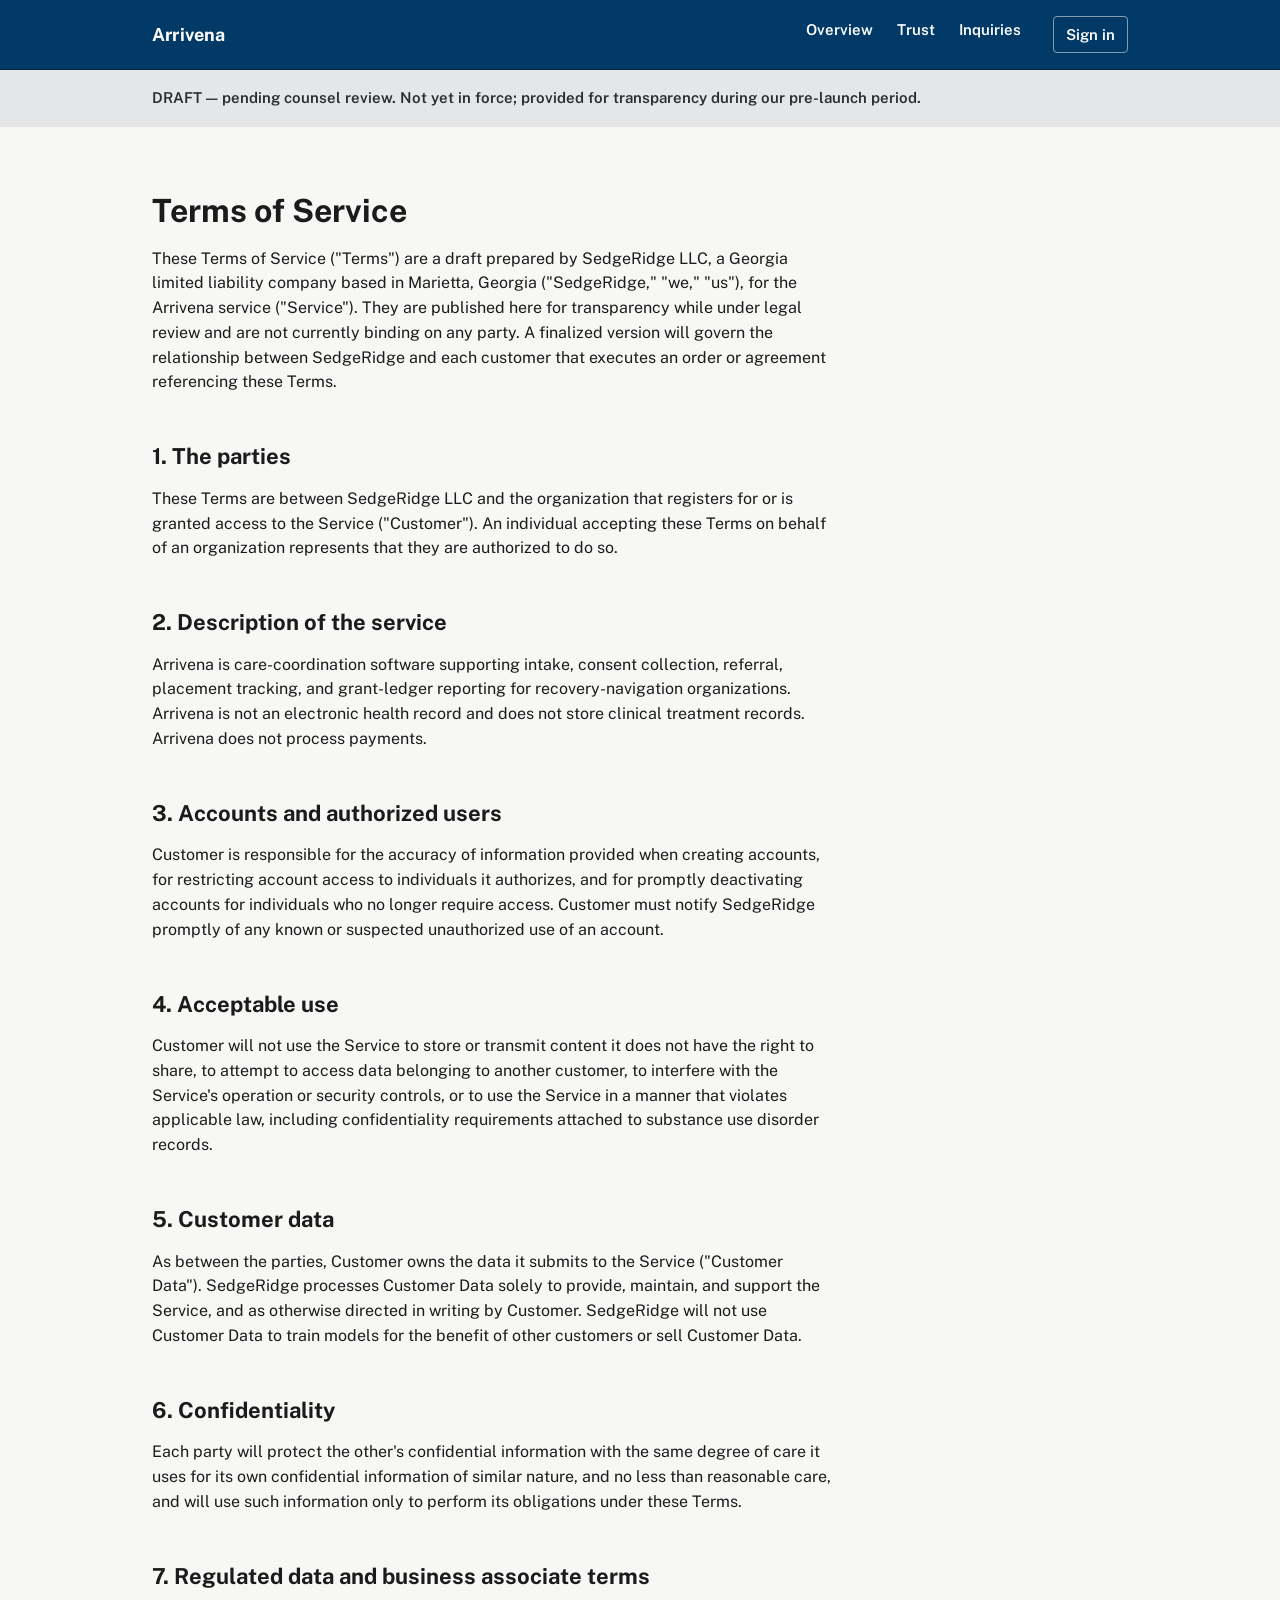
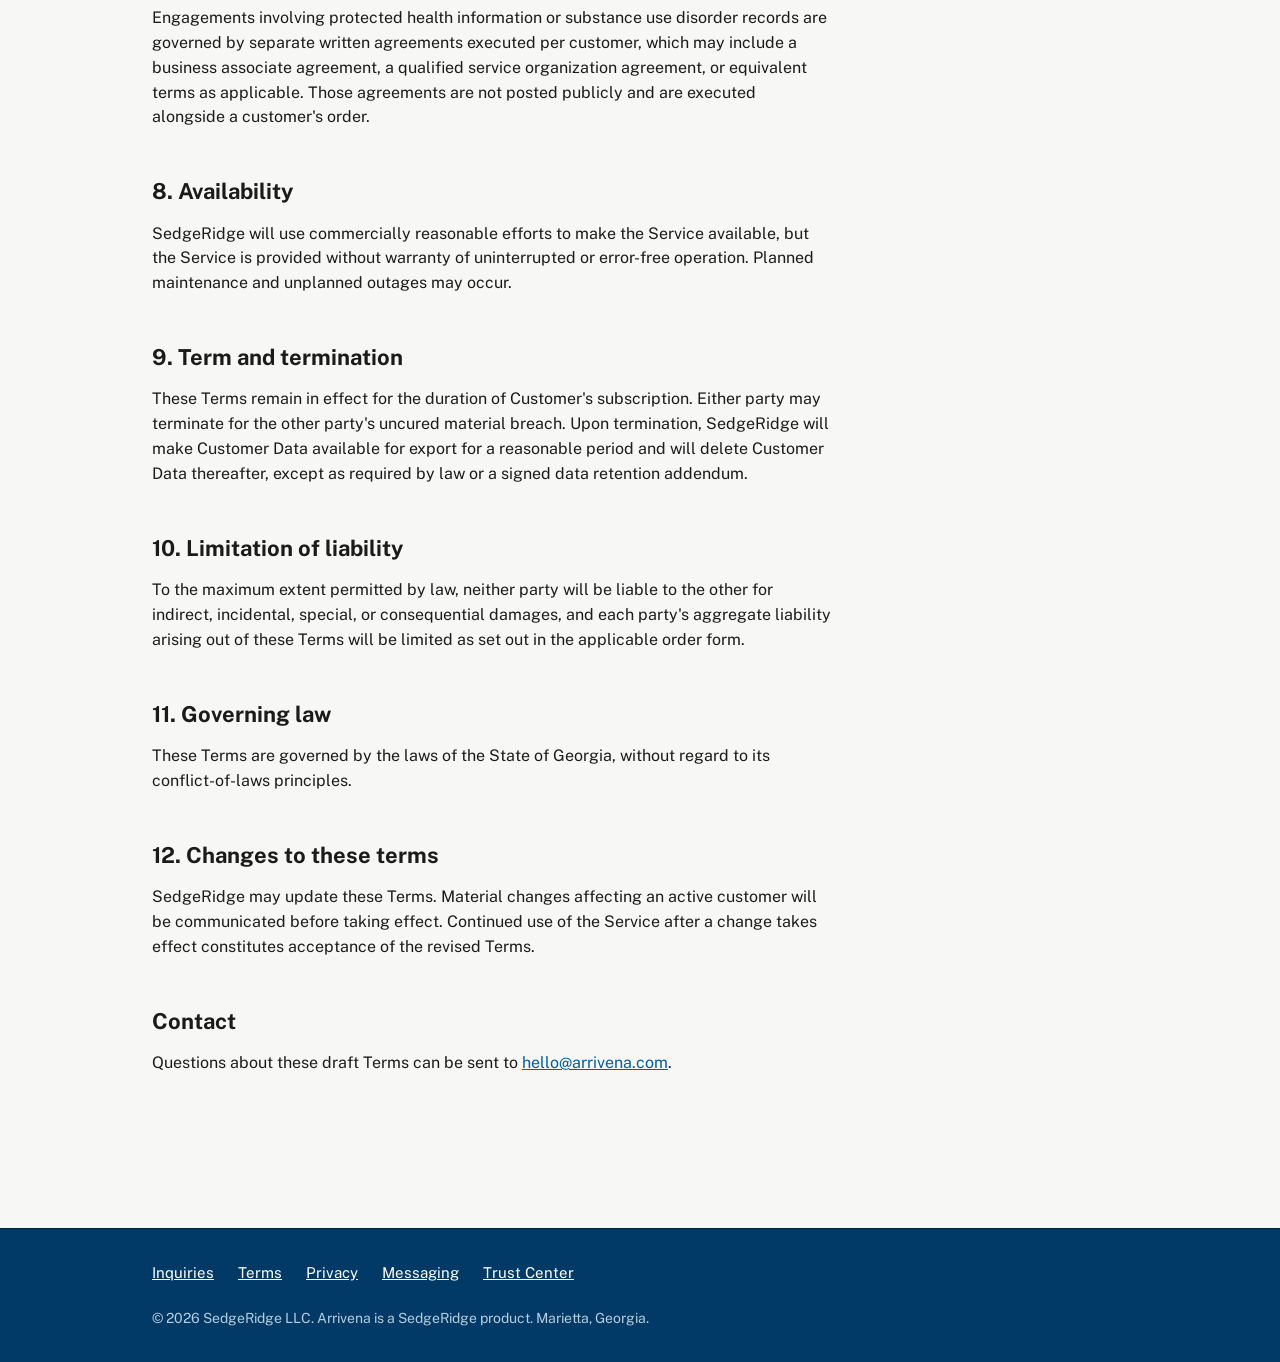
<file: legal/terms.html>
<!DOCTYPE html>
<html lang="en">
<head>
  <meta charset="UTF-8">
  <meta name="viewport" content="width=device-width, initial-scale=1">
  <title>Arrivena — Terms of Service (Draft)</title>
  <meta name="description" content="Draft Terms of Service for Arrivena, provided for transparency during the pre-launch period.">
  <link rel="icon" type="image/svg+xml" href="../assets/favicon.svg">
  <link rel="preconnect" href="https://fonts.googleapis.com">
  <link rel="preconnect" href="https://fonts.gstatic.com" crossorigin>
  <link href="https://fonts.googleapis.com/css2?family=Public+Sans:wght@400;600;700&display=swap" rel="stylesheet">
  <link rel="stylesheet" href="../assets/site.css">
</head>
<body>
  <a class="skip-link" href="#main">Skip to content</a>

  <header class="site-header">
    <div class="container">
      <a class="wordmark" href="../index.html">Arrivena</a>
      <nav class="site-nav" aria-label="Primary">
        <ul class="site-nav__links">
          <li><a href="../index.html">Overview</a></li>
          <li><a href="../trust/index.html">Trust</a></li>
          <li><a href="../inquiries.html">Inquiries</a></li>
        </ul>
        <a class="sign-in" href="https://arrivena.app">Sign in</a>
      </nav>
    </div>
  </header>

  <div class="banner-draft">
    <div class="container">
      <p>DRAFT — pending counsel review. Not yet in force; provided for transparency during our pre-launch period.</p>
    </div>
  </div>

  <main id="main">
    <div class="container">
      <h1>Terms of Service</h1>
      <div class="prose">
        <p>These Terms of Service ("Terms") are a draft prepared by SedgeRidge LLC, a Georgia limited liability company based in Marietta, Georgia ("SedgeRidge," "we," "us"), for the Arrivena service ("Service"). They are published here for transparency while under legal review and are not currently binding on any party. A finalized version will govern the relationship between SedgeRidge and each customer that executes an order or agreement referencing these Terms.</p>

        <h2>1. The parties</h2>
        <p>These Terms are between SedgeRidge LLC and the organization that registers for or is granted access to the Service ("Customer"). An individual accepting these Terms on behalf of an organization represents that they are authorized to do so.</p>

        <h2>2. Description of the service</h2>
        <p>Arrivena is care-coordination software supporting intake, consent collection, referral, placement tracking, and grant-ledger reporting for recovery-navigation organizations. Arrivena is not an electronic health record and does not store clinical treatment records. Arrivena does not process payments.</p>

        <h2>3. Accounts and authorized users</h2>
        <p>Customer is responsible for the accuracy of information provided when creating accounts, for restricting account access to individuals it authorizes, and for promptly deactivating accounts for individuals who no longer require access. Customer must notify SedgeRidge promptly of any known or suspected unauthorized use of an account.</p>

        <h2>4. Acceptable use</h2>
        <p>Customer will not use the Service to store or transmit content it does not have the right to share, to attempt to access data belonging to another customer, to interfere with the Service's operation or security controls, or to use the Service in a manner that violates applicable law, including confidentiality requirements attached to substance use disorder records.</p>

        <h2>5. Customer data</h2>
        <p>As between the parties, Customer owns the data it submits to the Service ("Customer Data"). SedgeRidge processes Customer Data solely to provide, maintain, and support the Service, and as otherwise directed in writing by Customer. SedgeRidge will not use Customer Data to train models for the benefit of other customers or sell Customer Data.</p>

        <h2>6. Confidentiality</h2>
        <p>Each party will protect the other's confidential information with the same degree of care it uses for its own confidential information of similar nature, and no less than reasonable care, and will use such information only to perform its obligations under these Terms.</p>

        <h2>7. Regulated data and business associate terms</h2>
        <p>Engagements involving protected health information or substance use disorder records are governed by separate written agreements executed per customer, which may include a business associate agreement, a qualified service organization agreement, or equivalent terms as applicable. Those agreements are not posted publicly and are executed alongside a customer's order.</p>

        <h2>8. Availability</h2>
        <p>SedgeRidge will use commercially reasonable efforts to make the Service available, but the Service is provided without warranty of uninterrupted or error-free operation. Planned maintenance and unplanned outages may occur.</p>

        <h2>9. Term and termination</h2>
        <p>These Terms remain in effect for the duration of Customer's subscription. Either party may terminate for the other party's uncured material breach. Upon termination, SedgeRidge will make Customer Data available for export for a reasonable period and will delete Customer Data thereafter, except as required by law or a signed data retention addendum.</p>

        <h2>10. Limitation of liability</h2>
        <p>To the maximum extent permitted by law, neither party will be liable to the other for indirect, incidental, special, or consequential damages, and each party's aggregate liability arising out of these Terms will be limited as set out in the applicable order form.</p>

        <h2>11. Governing law</h2>
        <p>These Terms are governed by the laws of the State of Georgia, without regard to its conflict-of-laws principles.</p>

        <h2>12. Changes to these terms</h2>
        <p>SedgeRidge may update these Terms. Material changes affecting an active customer will be communicated before taking effect. Continued use of the Service after a change takes effect constitutes acceptance of the revised Terms.</p>

        <h2>Contact</h2>
        <p>Questions about these draft Terms can be sent to <a href="mailto:hello@arrivena.com">hello@arrivena.com</a>.</p>
      </div>
    </div>
  </main>

  <footer class="site-footer">
    <div class="container">
      <ul class="footer-links">
        <li><a href="../inquiries.html">Inquiries</a></li>
        <li><a href="terms.html">Terms</a></li>
        <li><a href="privacy.html">Privacy</a></li>
        <li><a href="messaging.html">Messaging</a></li>
        <li><a href="../trust/index.html">Trust Center</a></li>
      </ul>
      <p class="footer-meta">© 2026 SedgeRidge LLC. Arrivena is a SedgeRidge product. Marietta, Georgia.</p>
    </div>
  </footer>
</body>
</html>
</file>
<file: assets/site.css>
/* Arrivena marketing site — single shared stylesheet.
   Design tokens per site design system. Radius 4px, hairline borders,
   no shadows/gradients/animation, 8px spacing grid. */

:root {
  --ink: #1b1b1b;
  --secondary: #454545;
  --canvas: #f7f7f5;
  --white: #ffffff;
  --hairline: #e6e6e6;
  --navy: #013a66;
  --blue: #005ea2;
  --blue-hover: #004c84;
  --tint: #e7f0f7;
  --green: #005a30;
  --green-tint: #cce2d8;
  --grey: #282d30;
  --grey-tint: #e5e6e7;

  --radius: 4px;
  --space-1: 8px;
  --space-2: 16px;
  --space-3: 24px;
  --space-4: 32px;
  --space-5: 48px;
  --space-6: 64px;
  --measure: 68ch;
}

* {
  box-sizing: border-box;
}

html {
  font-size: 100%;
  -webkit-text-size-adjust: 100%;
}

body {
  margin: 0;
  background: var(--canvas);
  color: var(--ink);
  font-family: "Public Sans", -apple-system, BlinkMacSystemFont, "Segoe UI", Roboto, Arial, sans-serif;
  font-weight: 400;
  line-height: 1.55;
  -webkit-font-smoothing: antialiased;
}

h1, h2, h3, h4 {
  font-weight: 700;
  line-height: 1.25;
  margin: 0 0 var(--space-2) 0;
  color: var(--ink);
}

h1 { font-size: 2rem; }
h2 { font-size: 1.375rem; margin-top: var(--space-5); }
h3 { font-size: 1.125rem; margin-top: var(--space-4); }

p {
  margin: 0 0 var(--space-3) 0;
  max-width: var(--measure);
}

ul, ol {
  margin: 0 0 var(--space-3) 0;
  padding-left: 1.25em;
  max-width: var(--measure);
}

li {
  margin-bottom: var(--space-1);
}

strong { font-weight: 600; }

a {
  color: var(--blue);
}

a:hover {
  color: var(--blue-hover);
}

a:focus-visible,
button:focus-visible,
input:focus-visible,
textarea:focus-visible,
select:focus-visible {
  outline: 3px solid var(--blue);
  outline-offset: 2px;
}

/* Skip link */
.skip-link {
  position: absolute;
  left: -999px;
  top: 0;
  background: var(--white);
  color: var(--ink);
  padding: var(--space-2);
  z-index: 100;
  border: 1px solid var(--hairline);
  border-radius: var(--radius);
}

.skip-link:focus {
  left: var(--space-2);
  top: var(--space-2);
}

/* Layout containers */
.container {
  max-width: 1024px;
  margin: 0 auto;
  padding: 0 var(--space-3);
}

.prose {
  max-width: var(--measure);
}

/* Header */
.site-header {
  background: var(--navy);
  color: var(--white);
  border-bottom: 1px solid #01243f;
}

.site-header .container {
  display: flex;
  align-items: center;
  justify-content: space-between;
  flex-wrap: wrap;
  gap: var(--space-2);
  padding-top: var(--space-2);
  padding-bottom: var(--space-2);
  min-height: 64px;
}

.wordmark {
  color: var(--white);
  font-weight: 700;
  font-size: 1.125rem;
  text-decoration: none;
  letter-spacing: 0.01em;
}

.wordmark:hover {
  color: var(--white);
  text-decoration: underline;
}

.site-nav {
  display: flex;
  align-items: center;
  gap: var(--space-4);
  flex-wrap: wrap;
}

.site-nav__links {
  display: flex;
  gap: var(--space-3);
  list-style: none;
  margin: 0;
  padding: 0;
}

.site-nav__links a {
  color: var(--white);
  text-decoration: none;
  font-weight: 600;
  font-size: 0.9375rem;
  padding: var(--space-1) 0;
  border-bottom: 2px solid transparent;
}

.site-nav__links a:hover {
  border-bottom-color: var(--white);
}

.site-nav__links a[aria-current="page"] {
  border-bottom-color: var(--white);
}

.sign-in {
  color: var(--white);
  text-decoration: none;
  font-weight: 600;
  font-size: 0.9375rem;
  border: 1px solid rgba(255, 255, 255, 0.5);
  border-radius: var(--radius);
  padding: 6px 12px;
  white-space: nowrap;
}

.sign-in:hover {
  color: var(--white);
  border-color: var(--white);
  background: rgba(255, 255, 255, 0.08);
}

/* Hero */
.hero {
  background: var(--navy);
  color: var(--white);
  padding: var(--space-6) 0;
  border-bottom: 1px solid #01243f;
}

.hero h1 {
  color: var(--white);
  font-size: 2.25rem;
  max-width: 22ch;
}

.hero__sub {
  color: #cfe0ec;
  max-width: var(--measure);
  font-size: 1.0625rem;
  margin-bottom: var(--space-3);
}

.hero__bridge {
  color: var(--white);
  max-width: var(--measure);
  font-size: 1.125rem;
  font-weight: 700;
  margin: 0 0 var(--space-4) 0;
}

.hero__actions {
  display: flex;
  gap: var(--space-2);
  flex-wrap: wrap;
}

/* Buttons */
.btn {
  display: inline-block;
  border-radius: var(--radius);
  padding: 10px 18px;
  font-weight: 600;
  font-size: 0.9375rem;
  text-decoration: none;
  border: 1px solid transparent;
  cursor: pointer;
  font-family: inherit;
}

.btn-primary {
  background: var(--blue);
  color: var(--white);
  border-color: var(--blue);
}

.btn-primary:hover {
  background: var(--blue-hover);
  border-color: var(--blue-hover);
  color: var(--white);
}

.btn-secondary {
  background: transparent;
  color: var(--white);
  border-color: rgba(255, 255, 255, 0.6);
}

.btn-secondary:hover {
  background: rgba(255, 255, 255, 0.08);
  border-color: var(--white);
  color: var(--white);
}

.btn-on-light {
  background: var(--white);
  color: var(--blue);
  border-color: var(--blue);
}

.btn-on-light:hover {
  background: var(--tint);
  color: var(--blue-hover);
  border-color: var(--blue-hover);
}

/* Main content sections */
main {
  padding: var(--space-6) 0 var(--space-6);
}

section + section {
  margin-top: var(--space-5);
  padding-top: var(--space-5);
  border-top: 1px solid var(--hairline);
}

.section-title {
  margin-top: 0;
}

/* Cards / panels */
.panel {
  background: var(--white);
  border: 1px solid var(--hairline);
  border-radius: var(--radius);
  padding: var(--space-4);
}

.panel + .panel {
  margin-top: var(--space-3);
}

.callout {
  background: var(--tint);
  border: 1px solid #c9dced;
  border-radius: var(--radius);
  padding: var(--space-4);
  margin-top: var(--space-5);
}

.callout h2, .callout h3 {
  margin-top: 0;
}

.banner-draft {
  background: var(--grey-tint);
  color: var(--grey);
  border-bottom: 1px solid var(--hairline);
}

.banner-draft .container {
  padding-top: var(--space-2);
  padding-bottom: var(--space-2);
}

.banner-draft p {
  margin: 0;
  max-width: none;
  font-weight: 600;
  font-size: 0.9375rem;
}

/* Status tags */
.tag {
  display: inline-block;
  border-radius: var(--radius);
  padding: 2px 8px;
  font-size: 0.8125rem;
  font-weight: 600;
}

.tag-live {
  background: var(--green-tint);
  color: var(--green);
}

.tag-planned {
  background: var(--grey-tint);
  color: var(--grey);
}

/* Tables */
.table-wrap {
  overflow-x: auto;
  margin: 0 0 var(--space-3) 0;
}

table {
  width: 100%;
  table-layout: fixed;
  border-collapse: collapse;
  margin: 0;
  background: var(--white);
  border: 1px solid var(--hairline);
  border-radius: var(--radius);
}

th:last-child, td:last-child {
  width: 30%;
}

caption {
  text-align: left;
  font-weight: 600;
  margin-bottom: var(--space-1);
}

th, td {
  text-align: left;
  padding: var(--space-2);
  border-bottom: 1px solid var(--hairline);
  vertical-align: top;
  font-variant-numeric: tabular-nums;
}

thead th {
  background: var(--canvas);
  font-weight: 700;
}

tbody tr:last-child td {
  border-bottom: none;
}

/* Definition-style rows for legal docs */
dl.meta {
  display: grid;
  grid-template-columns: max-content 1fr;
  gap: var(--space-1) var(--space-3);
  max-width: var(--measure);
}

dl.meta dt {
  font-weight: 600;
  color: var(--secondary);
}

dl.meta dd {
  margin: 0;
}

/* Facts band ("the product, by the numbers") */
.facts-band {
  margin: 0 0 var(--space-3) 0;
}

.facts-band th:first-child, .facts-band td:first-child {
  width: 22%;
  font-weight: 600;
  color: var(--secondary);
  white-space: nowrap;
}

.facts-band td {
  font-variant-numeric: tabular-nums;
}

/* Value band ("what that's worth") */
.value-band {
  margin: 0 0 var(--space-3) 0;
}

.value-band th:first-child, .value-band td:first-child {
  width: 24%;
  font-weight: 600;
  color: var(--secondary);
}

/* Timeline ("a Tuesday with Arrivena") */
.timeline {
  list-style: none;
  margin: var(--space-3) 0 0 0;
  padding: 0;
  max-width: var(--measure);
}

.timeline__beat {
  padding: var(--space-3) 0;
  border-top: 1px solid var(--hairline);
}

.timeline__beat:last-child {
  padding-bottom: 0;
}

.timeline__marker {
  display: block;
  font-weight: 700;
  color: var(--navy);
  font-size: 0.9375rem;
  text-transform: uppercase;
  letter-spacing: 0.04em;
  margin-bottom: var(--space-1);
}

.timeline__beat p {
  margin: 0;
  max-width: none;
}

.timeline-close {
  margin-top: var(--space-3);
  padding-top: var(--space-3);
  border-top: 1px solid var(--hairline);
  font-weight: 600;
  max-width: var(--measure);
}

/* Before / after mechanism comparison */
.compare {
  display: grid;
  grid-template-columns: 1fr 1fr;
  gap: var(--space-3);
  margin: var(--space-3) 0;
}

.compare > div {
  background: var(--white);
  border: 1px solid var(--hairline);
  border-radius: var(--radius);
  padding: var(--space-3);
}

.compare h3 {
  margin-top: 0;
  font-size: 0.9375rem;
  text-transform: uppercase;
  letter-spacing: 0.04em;
  color: var(--secondary);
}

.compare p {
  margin-bottom: 0;
}

@media (max-width: 640px) {
  .compare {
    grid-template-columns: 1fr;
  }

  .facts-band th:first-child, .facts-band td:first-child {
    white-space: normal;
  }
}

/* Stat band ("the burden this replaces") */
.stat-band {
  display: grid;
  grid-template-columns: repeat(3, 1fr);
  border-top: 1px solid var(--hairline);
  margin-top: var(--space-3);
}

.stat-band__item {
  padding: var(--space-3) var(--space-3) 0 0;
  border-right: 1px solid var(--hairline);
}

.stat-band__item:last-child {
  border-right: none;
}

.stat-band__item:not(:first-child) {
  padding-left: var(--space-3);
}

.stat-band__figure {
  font-weight: 700;
  font-size: 2.25rem;
  line-height: 1.1;
  color: var(--navy);
  font-variant-numeric: tabular-nums;
}

.stat-band__caption {
  margin: var(--space-1) 0 0 0;
  color: var(--secondary);
  font-size: 0.9375rem;
  max-width: none;
}

.stat-source {
  margin: var(--space-2) 0 0 0;
  color: var(--secondary);
  font-size: 0.8125rem;
  max-width: none;
}

.bridge-line {
  margin: var(--space-4) 0 0 0;
  font-weight: 700;
  font-size: 1.375rem;
  color: var(--ink);
  max-width: var(--measure);
}

@media (max-width: 640px) {
  .stat-band {
    grid-template-columns: 1fr;
    border-top: none;
  }

  .stat-band__item {
    padding: var(--space-3) 0;
    border-right: none;
    border-top: 1px solid var(--hairline);
  }

  .stat-band__item:not(:first-child) {
    padding-left: 0;
  }

  .stat-band__figure {
    font-size: 1.875rem;
  }
}

/* Contact block */
.contact-block {
  background: var(--white);
  border: 1px solid var(--hairline);
  border-radius: var(--radius);
  padding: var(--space-4);
}

.contact-block a {
  font-weight: 600;
}

/* Footer */
.site-footer {
  background: var(--navy);
  color: #d7e3ec;
  border-top: 1px solid #01243f;
  margin-top: var(--space-6);
}

.site-footer .container {
  padding-top: var(--space-4);
  padding-bottom: var(--space-4);
}

.site-footer a {
  color: var(--white);
}

.site-footer a:hover {
  color: #cfe0ec;
}

.footer-links {
  display: flex;
  flex-wrap: wrap;
  gap: var(--space-1) var(--space-3);
  list-style: none;
  margin: 0 0 var(--space-2) 0;
  padding: 0;
  font-size: 0.9375rem;
}

.footer-meta {
  margin: 0;
  font-size: 0.875rem;
  color: #b9cddd;
  max-width: none;
}

/* Utility */
.visually-hidden {
  position: absolute;
  width: 1px;
  height: 1px;
  padding: 0;
  margin: -1px;
  overflow: hidden;
  clip: rect(0, 0, 0, 0);
  white-space: nowrap;
  border: 0;
}

@media (prefers-reduced-motion: reduce) {
  * {
    animation-duration: 0.001ms !important;
    animation-iteration-count: 1 !important;
    transition-duration: 0.001ms !important;
  }
}

@media (max-width: 640px) {
  .hero h1 {
    font-size: 1.75rem;
  }

  .site-header .container {
    flex-direction: column;
    align-items: flex-start;
    gap: var(--space-2);
  }

  .site-nav {
    width: 100%;
    justify-content: space-between;
  }
}
</file>
